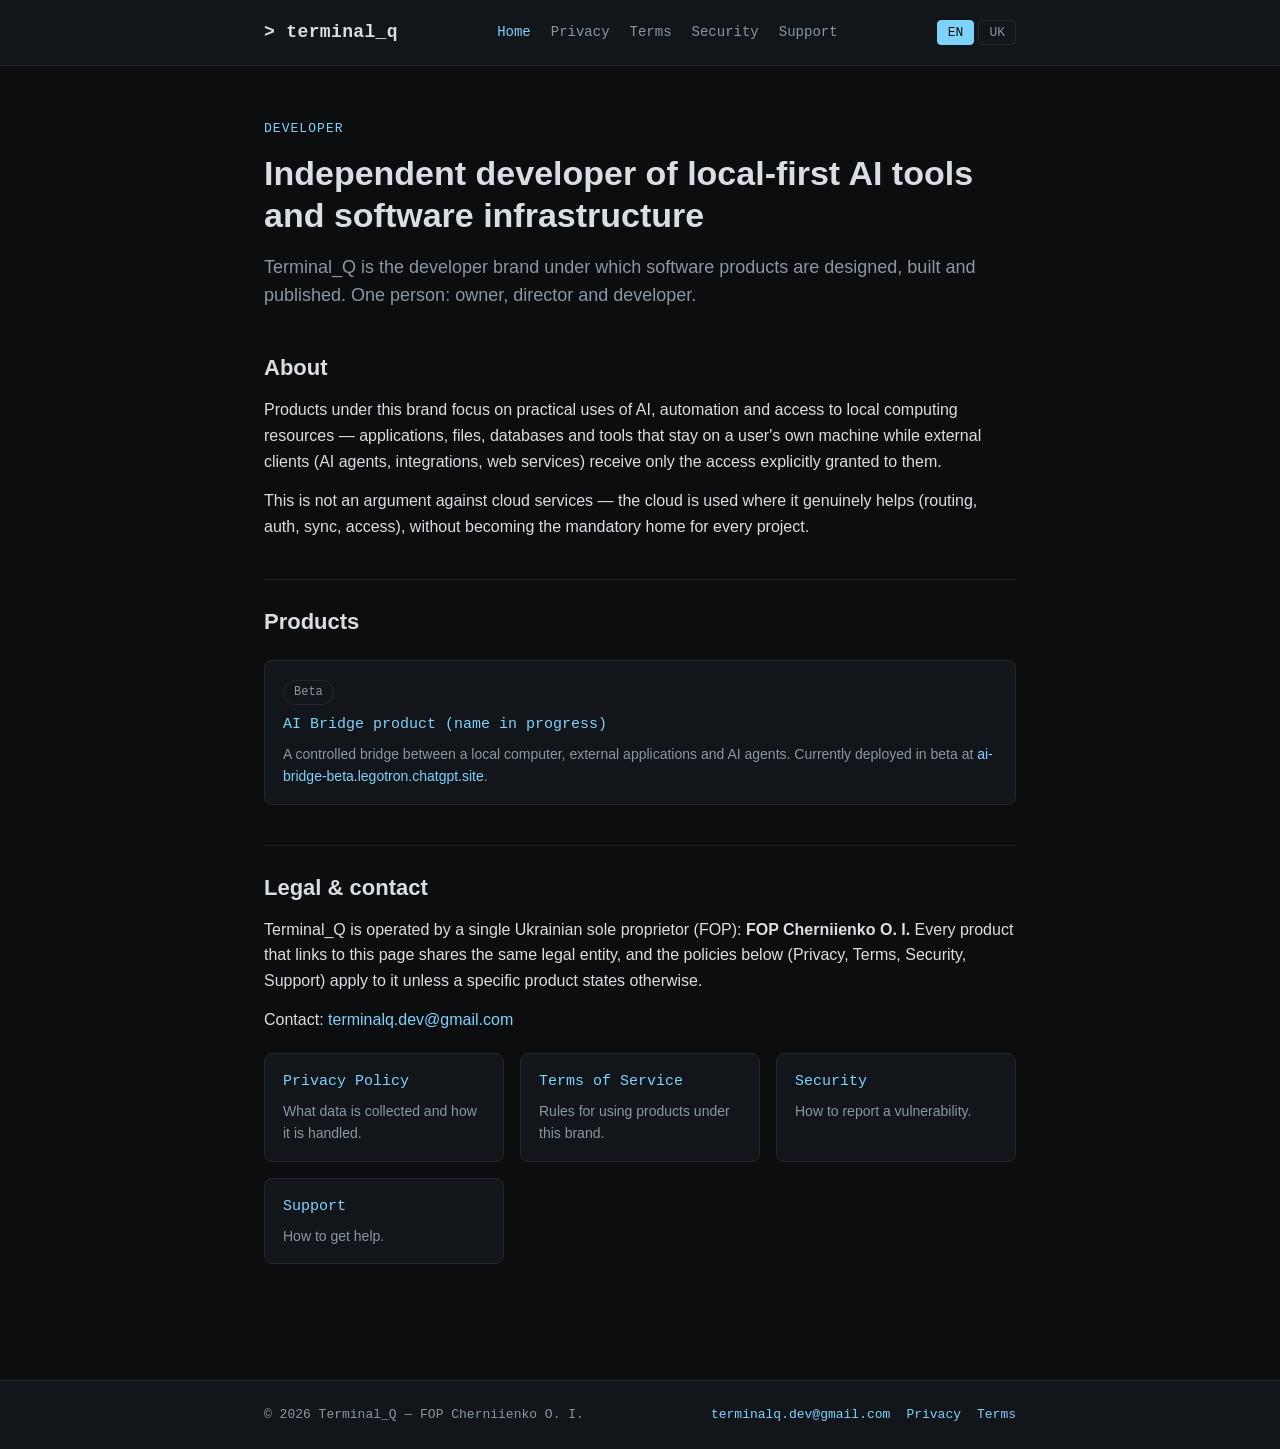
<file: index.html>
<!doctype html>
<html lang="en">
<head>
<meta charset="utf-8">
<meta name="viewport" content="width=device-width, initial-scale=1">
<title>Terminal_Q — Independent Developer</title>
<meta name="description" content="Terminal_Q is the independent developer brand of FOP Cherniienko O. I., covering local-first AI tools and software infrastructure.">
<link rel="stylesheet" href="/assets/style.css">
<script src="/assets/i18n.js" defer></script>
</head>
<body>
<header class="tq-header">
  <div class="tq-header-inner">
    <a class="tq-logo" href="/">&gt; terminal_q</a>
    <nav class="tq-nav" aria-label="Primary">
      <a href="/" aria-current="page"><span lang="en">Home</span><span lang="uk">Головна</span></a>
      <a href="/privacy/"><span lang="en">Privacy</span><span lang="uk">Приватність</span></a>
      <a href="/terms/"><span lang="en">Terms</span><span lang="uk">Умови</span></a>
      <a href="/security/"><span lang="en">Security</span><span lang="uk">Безпека</span></a>
      <a href="/support/"><span lang="en">Support</span><span lang="uk">Підтримка</span></a>
    </nav>
    <div class="tq-lang-toggle" role="group" aria-label="Language">
      <button type="button" data-lang-toggle="en">EN</button>
      <button type="button" data-lang-toggle="uk">UK</button>
    </div>
  </div>
</header>

<main>
  <span class="tq-eyebrow"><span lang="en">Developer</span><span lang="uk">Розробник</span></span>
  <h1>
    <span lang="en">Independent developer of local-first AI tools and software infrastructure</span>
    <span lang="uk">Незалежний розробник local-first AI-інструментів та програмної інфраструктури</span>
  </h1>
  <p class="tq-lede">
    <span lang="en">Terminal_Q is the developer brand under which software products are designed, built and published. One person: owner, director and developer.</span>
    <span lang="uk">Terminal_Q — бренд розробника, під яким проєктуються, розробляються та публікуються програмні продукти. Одна людина: власник, директор і розробник.</span>
  </p>

  <h2><span lang="en">About</span><span lang="uk">Про підхід</span></h2>
  <p>
    <span lang="en">Products under this brand focus on practical uses of AI, automation and access to local computing resources — applications, files, databases and tools that stay on a user's own machine while external clients (AI agents, integrations, web services) receive only the access explicitly granted to them.</span>
    <span lang="uk">Продукти під цим брендом зосереджені на практичному використанні AI, автоматизації та доступі до локальних обчислювальних ресурсів — програм, файлів, баз даних та інструментів, які залишаються на комп'ютері користувача, тоді як зовнішні клієнти (AI-агенти, інтеграції, вебсервіси) отримують лише той доступ, який їм явно надано.</span>
  </p>
  <p>
    <span lang="en">This is not an argument against cloud services — the cloud is used where it genuinely helps (routing, auth, sync, access), without becoming the mandatory home for every project.</span>
    <span lang="uk">Це не заперечення хмарних сервісів — хмара використовується там, де це справді допомагає (маршрутизація, авторизація, синхронізація, доступ), не стаючи обов'язковим місцем зберігання для кожного проєкту.</span>
  </p>

  <h2><span lang="en">Products</span><span lang="uk">Продукти</span></h2>
  <div class="tq-card-grid">
    <div class="tq-card">
      <span class="tq-badge"><span lang="en">Beta</span><span lang="uk">Бета</span></span>
      <div class="tq-card-title">
        <span lang="en">AI Bridge product (name in progress)</span>
        <span lang="uk">AI Bridge продукт (назва уточнюється)</span>
      </div>
      <p>
        <span lang="en">A controlled bridge between a local computer, external applications and AI agents. Currently deployed in beta at <a href="https://ai-bridge-beta.legotron.chatgpt.site">ai-bridge-beta.legotron.chatgpt.site</a>.</span>
        <span lang="uk">Контрольований міст між локальним комп'ютером, зовнішніми програмами та AI-агентами. Зараз задеплоєний у бета-статусі на <a href="https://ai-bridge-beta.legotron.chatgpt.site">ai-bridge-beta.legotron.chatgpt.site</a>.</span>
      </p>
    </div>
  </div>

  <h2><span lang="en">Legal &amp; contact</span><span lang="uk">Юридична інформація та контакти</span></h2>
  <p>
    <span lang="en">Terminal_Q is operated by a single Ukrainian sole proprietor (FOP): <strong>FOP Cherniienko O. I.</strong> Every product that links to this page shares the same legal entity, and the policies below (Privacy, Terms, Security, Support) apply to it unless a specific product states otherwise.</span>
    <span lang="uk">Terminal_Q веде один фізична особа-підприємець (ФОП) в Україні: <strong>ФОП Чернієнко О. І.</strong> Кожен продукт, що посилається на цю сторінку, належить тій самій юридичній особі, і політики нижче (Privacy, Terms, Security, Support) поширюються на нього, якщо конкретний продукт не вказує інше.</span>
  </p>
  <p>
    <span lang="en">Contact: </span><span lang="uk">Контакт: </span><a href="mailto:terminalq.dev@gmail.com">terminalq.dev@gmail.com</a>
  </p>

  <div class="tq-card-grid">
    <a class="tq-card" href="/privacy/">
      <div class="tq-card-title"><span lang="en">Privacy Policy</span><span lang="uk">Політика приватності</span></div>
      <p><span lang="en">What data is collected and how it is handled.</span><span lang="uk">Які дані збираються і як з ними поводяться.</span></p>
    </a>
    <a class="tq-card" href="/terms/">
      <div class="tq-card-title"><span lang="en">Terms of Service</span><span lang="uk">Умови використання</span></div>
      <p><span lang="en">Rules for using products under this brand.</span><span lang="uk">Правила користування продуктами під цим брендом.</span></p>
    </a>
    <a class="tq-card" href="/security/">
      <div class="tq-card-title"><span lang="en">Security</span><span lang="uk">Безпека</span></div>
      <p><span lang="en">How to report a vulnerability.</span><span lang="uk">Як повідомити про вразливість.</span></p>
    </a>
    <a class="tq-card" href="/support/">
      <div class="tq-card-title"><span lang="en">Support</span><span lang="uk">Підтримка</span></div>
      <p><span lang="en">How to get help.</span><span lang="uk">Як отримати допомогу.</span></p>
    </a>
  </div>
</main>

<footer class="tq-footer">
  <div class="tq-footer-inner">
    <div>
      <span lang="en">© 2026 Terminal_Q — FOP Cherniienko O. I.</span>
      <span lang="uk">© 2026 Terminal_Q — ФОП Чернієнко О. І.</span>
    </div>
    <div class="tq-footer-links">
      <a href="mailto:terminalq.dev@gmail.com">terminalq.dev@gmail.com</a>
      <a href="/privacy/"><span lang="en">Privacy</span><span lang="uk">Приватність</span></a>
      <a href="/terms/"><span lang="en">Terms</span><span lang="uk">Умови</span></a>
    </div>
  </div>
</footer>
</body>
</html>
</file>
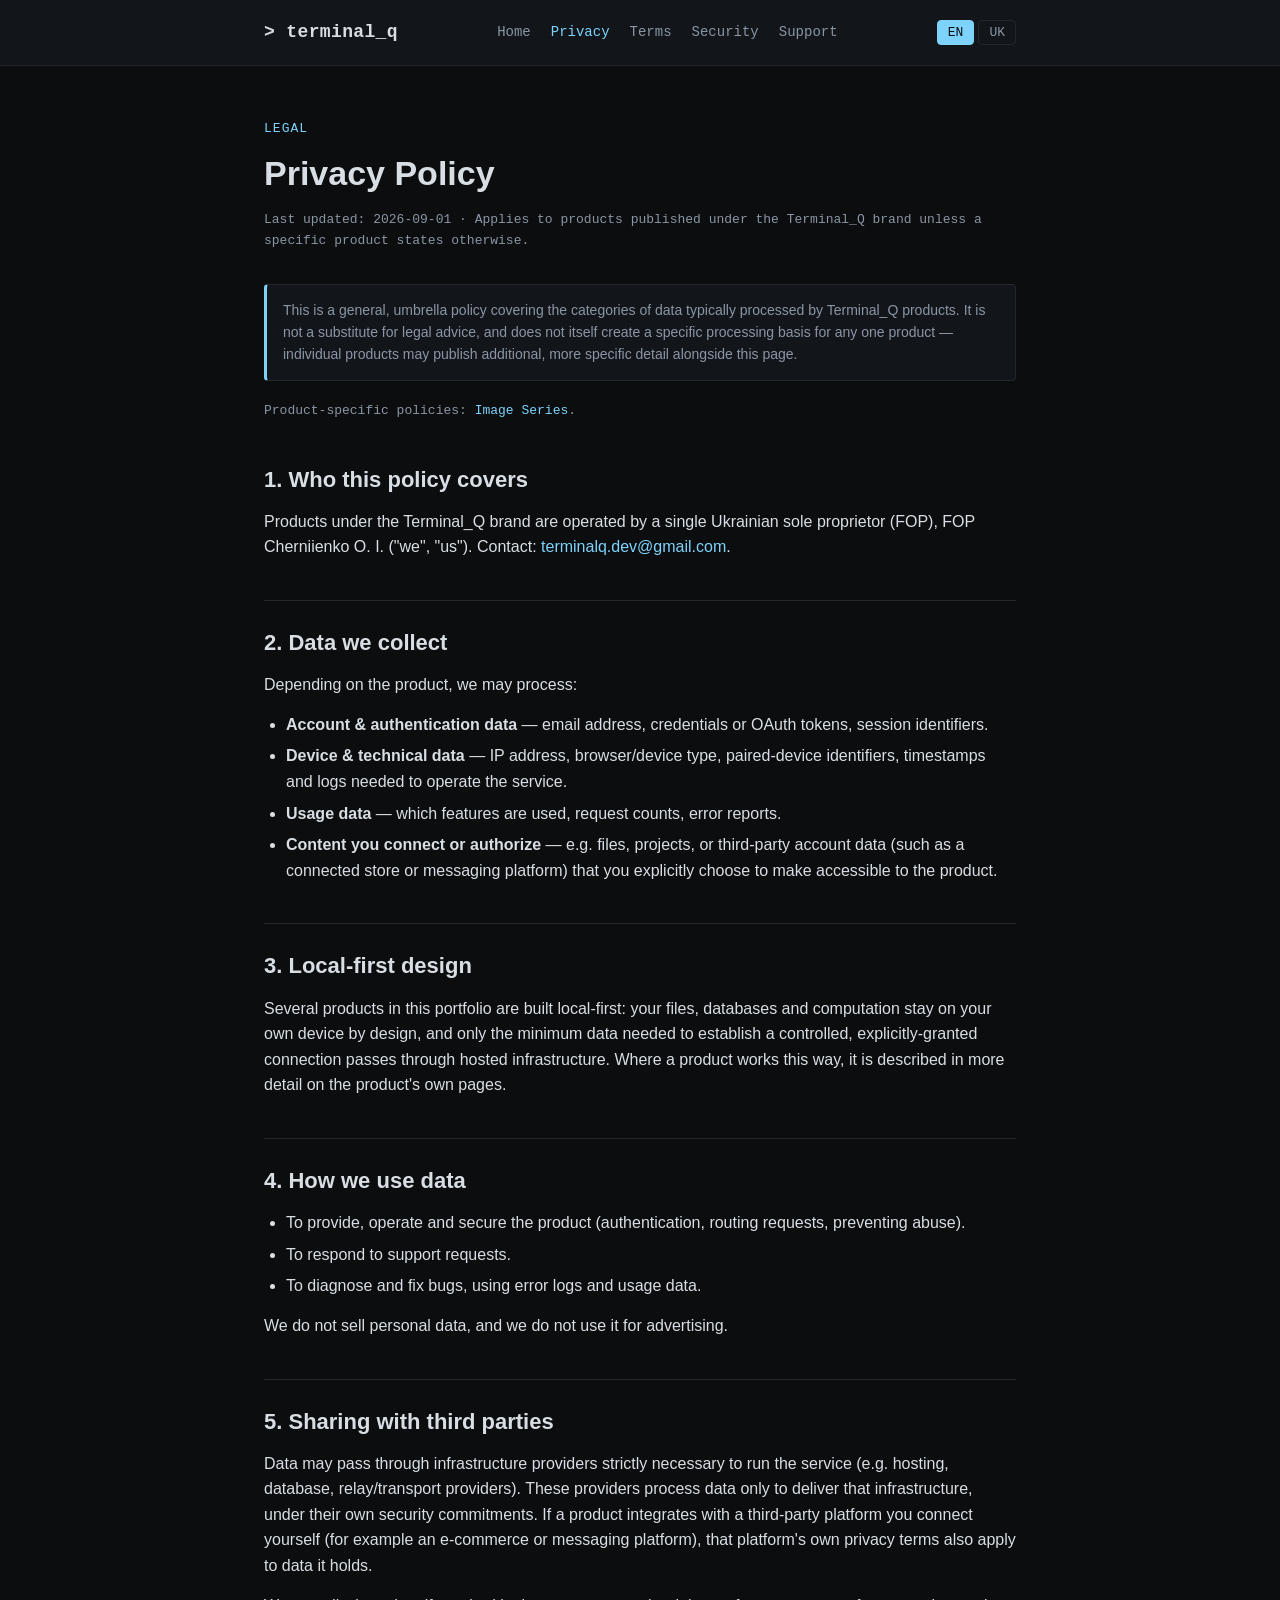
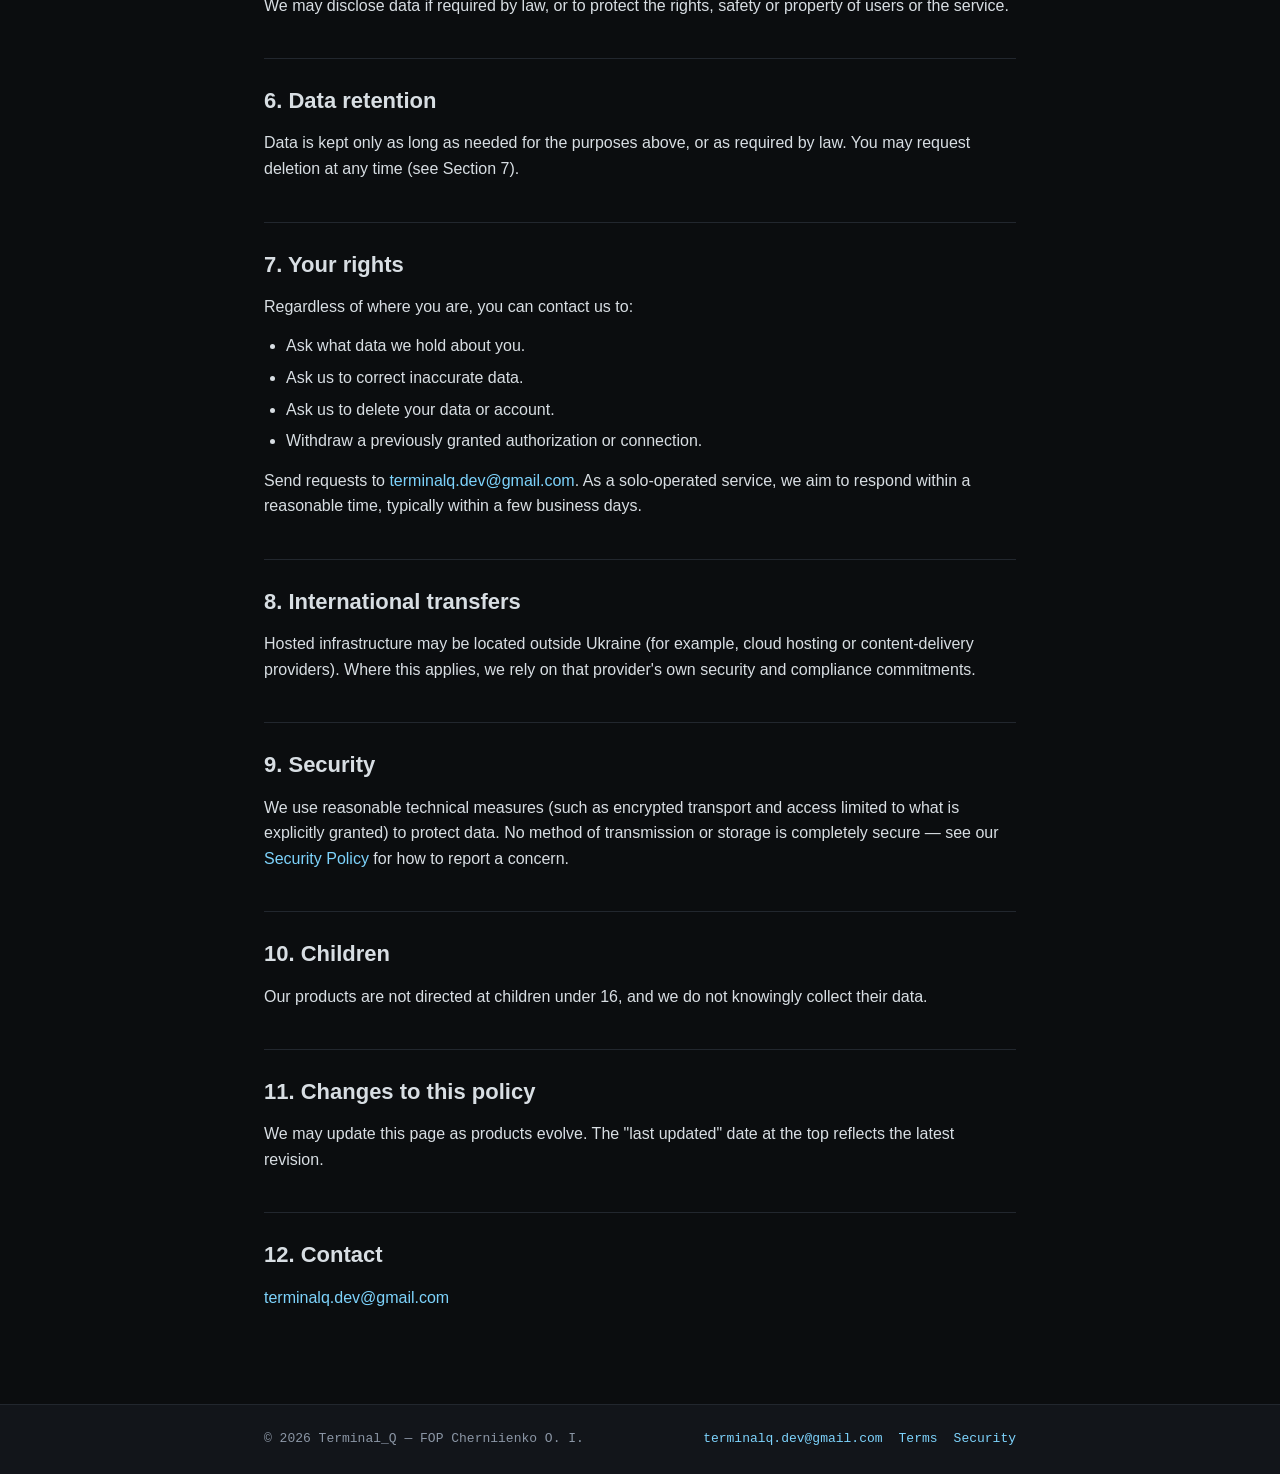
<file: privacy/index.html>
<!doctype html>
<html lang="en">
<head>
<meta charset="utf-8">
<meta name="viewport" content="width=device-width, initial-scale=1">
<title>Privacy Policy — Terminal_Q</title>
<meta name="description" content="Privacy Policy for products published under the Terminal_Q developer brand.">
<link rel="stylesheet" href="/assets/style.css">
<script src="/assets/i18n.js" defer></script>
</head>
<body>
<header class="tq-header">
  <div class="tq-header-inner">
    <a class="tq-logo" href="/">&gt; terminal_q</a>
    <nav class="tq-nav" aria-label="Primary">
      <a href="/"><span lang="en">Home</span><span lang="uk">Головна</span></a>
      <a href="/privacy/" aria-current="page"><span lang="en">Privacy</span><span lang="uk">Приватність</span></a>
      <a href="/terms/"><span lang="en">Terms</span><span lang="uk">Умови</span></a>
      <a href="/security/"><span lang="en">Security</span><span lang="uk">Безпека</span></a>
      <a href="/support/"><span lang="en">Support</span><span lang="uk">Підтримка</span></a>
    </nav>
    <div class="tq-lang-toggle" role="group" aria-label="Language">
      <button type="button" data-lang-toggle="en">EN</button>
      <button type="button" data-lang-toggle="uk">UK</button>
    </div>
  </div>
</header>

<main>
  <span class="tq-eyebrow"><span lang="en">Legal</span><span lang="uk">Юридичне</span></span>
  <h1><span lang="en">Privacy Policy</span><span lang="uk">Політика приватності</span></h1>
  <p class="tq-meta">
    <span lang="en">Last updated: 2026-09-01 · Applies to products published under the Terminal_Q brand unless a specific product states otherwise.</span>
    <span lang="uk">Востаннє оновлено: 2026-09-01 · Поширюється на продукти, опубліковані під брендом Terminal_Q, якщо конкретний продукт не вказує інше.</span>
  </p>

  <div class="tq-note">
    <span lang="en">This is a general, umbrella policy covering the categories of data typically processed by Terminal_Q products. It is not a substitute for legal advice, and does not itself create a specific processing basis for any one product — individual products may publish additional, more specific detail alongside this page.</span>
    <span lang="uk">Це загальна, "парасолькова" політика, яка описує категорії даних, що зазвичай обробляються продуктами Terminal_Q. Вона не є юридичною консультацією і сама собою не встановлює конкретної підстави обробки для окремого продукту — окремі продукти можуть публікувати додаткові, деталізованіші пояснення поруч із цією сторінкою.</span>
  </div>

  <p class="tq-meta">
    <span lang="en">Product-specific policies: <a href="/privacy/image-series/">Image Series</a>.</span>
    <span lang="uk">Специфічні для продукту політики: <a href="/privacy/image-series/">Image Series</a>.</span>
  </p>

  <h2><span lang="en">1. Who this policy covers</span><span lang="uk">1. Кого стосується ця політика</span></h2>
  <p>
    <span lang="en">Products under the Terminal_Q brand are operated by a single Ukrainian sole proprietor (FOP), FOP Cherniienko O. I. ("we", "us"). Contact: <a href="mailto:terminalq.dev@gmail.com">terminalq.dev@gmail.com</a>.</span>
    <span lang="uk">Продукти під брендом Terminal_Q веде один фізична особа-підприємець (ФОП) в Україні, ФОП Чернієнко О. І. ("ми"). Контакт: <a href="mailto:terminalq.dev@gmail.com">terminalq.dev@gmail.com</a>.</span>
  </p>

  <h2><span lang="en">2. Data we collect</span><span lang="uk">2. Які дані ми збираємо</span></h2>
  <p><span lang="en">Depending on the product, we may process:</span><span lang="uk">Залежно від продукту, ми можемо обробляти:</span></p>
  <ul>
    <li>
      <span lang="en"><strong>Account &amp; authentication data</strong> — email address, credentials or OAuth tokens, session identifiers.</span>
      <span lang="uk"><strong>Дані акаунту та автентифікації</strong> — email, облікові дані чи OAuth-токени, ідентифікатори сесій.</span>
    </li>
    <li>
      <span lang="en"><strong>Device &amp; technical data</strong> — IP address, browser/device type, paired-device identifiers, timestamps and logs needed to operate the service.</span>
      <span lang="uk"><strong>Дані пристрою та технічні дані</strong> — IP-адреса, тип браузера/пристрою, ідентифікатори підключених пристроїв, часові мітки й логи, необхідні для роботи сервісу.</span>
    </li>
    <li>
      <span lang="en"><strong>Usage data</strong> — which features are used, request counts, error reports.</span>
      <span lang="uk"><strong>Дані використання</strong> — які функції використовуються, кількість запитів, звіти про помилки.</span>
    </li>
    <li>
      <span lang="en"><strong>Content you connect or authorize</strong> — e.g. files, projects, or third-party account data (such as a connected store or messaging platform) that you explicitly choose to make accessible to the product.</span>
      <span lang="uk"><strong>Контент, який ви підключаєте чи авторизуєте</strong> — напр. файли, проєкти або дані стороннього акаунту (наприклад, підключеного магазину чи месенджера), які ви явно надаєте продукту.</span>
    </li>
  </ul>

  <h2><span lang="en">3. Local-first design</span><span lang="uk">3. Local-first підхід</span></h2>
  <p>
    <span lang="en">Several products in this portfolio are built local-first: your files, databases and computation stay on your own device by design, and only the minimum data needed to establish a controlled, explicitly-granted connection passes through hosted infrastructure. Where a product works this way, it is described in more detail on the product's own pages.</span>
    <span lang="uk">Кілька продуктів у цьому портфоліо побудовані як local-first: ваші файли, бази даних та обчислення за задумом залишаються на вашому пристрої, а через хмарну інфраструктуру проходить лише мінімум даних, потрібний для встановлення контрольованого, явно наданого підключення. Якщо продукт працює саме так, це детальніше описано на сторінках самого продукту.</span>
  </p>

  <h2><span lang="en">4. How we use data</span><span lang="uk">4. Як ми використовуємо дані</span></h2>
  <ul>
    <li><span lang="en">To provide, operate and secure the product (authentication, routing requests, preventing abuse).</span><span lang="uk">Щоб надавати, підтримувати й захищати продукт (автентифікація, маршрутизація запитів, запобігання зловживанням).</span></li>
    <li><span lang="en">To respond to support requests.</span><span lang="uk">Щоб відповідати на звернення в підтримку.</span></li>
    <li><span lang="en">To diagnose and fix bugs, using error logs and usage data.</span><span lang="uk">Щоб діагностувати й виправляти помилки, використовуючи логи та дані використання.</span></li>
  </ul>
  <p>
    <span lang="en">We do not sell personal data, and we do not use it for advertising.</span>
    <span lang="uk">Ми не продаємо персональні дані і не використовуємо їх для реклами.</span>
  </p>

  <h2><span lang="en">5. Sharing with third parties</span><span lang="uk">5. Передача третім сторонам</span></h2>
  <p>
    <span lang="en">Data may pass through infrastructure providers strictly necessary to run the service (e.g. hosting, database, relay/transport providers). These providers process data only to deliver that infrastructure, under their own security commitments. If a product integrates with a third-party platform you connect yourself (for example an e-commerce or messaging platform), that platform's own privacy terms also apply to data it holds.</span>
    <span lang="uk">Дані можуть проходити через постачальників інфраструктури, суворо необхідних для роботи сервісу (напр. хостинг, база даних, relay/транспорт). Ці постачальники обробляють дані лише для надання цієї інфраструктури, відповідно до власних зобов'язань щодо безпеки. Якщо продукт інтегрується зі сторонньою платформою, яку ви підключаєте самостійно (наприклад, платформою електронної комерції чи месенджером), до даних, які тримає ця платформа, також застосовуються її власні умови приватності.</span>
  </p>
  <p>
    <span lang="en">We may disclose data if required by law, or to protect the rights, safety or property of users or the service.</span>
    <span lang="uk">Ми можемо розкрити дані, якщо цього вимагає закон, або щоб захистити права, безпеку чи майно користувачів або сервісу.</span>
  </p>

  <h2><span lang="en">6. Data retention</span><span lang="uk">6. Зберігання даних</span></h2>
  <p>
    <span lang="en">Data is kept only as long as needed for the purposes above, or as required by law. You may request deletion at any time (see Section 7).</span>
    <span lang="uk">Дані зберігаються лише стільки, скільки потрібно для наведених вище цілей, або скільки вимагає закон. Ви можете запросити видалення в будь-який момент (див. розділ 7).</span>
  </p>

  <h2><span lang="en">7. Your rights</span><span lang="uk">7. Ваші права</span></h2>
  <p><span lang="en">Regardless of where you are, you can contact us to:</span><span lang="uk">Незалежно від того, де ви перебуваєте, ви можете звернутись до нас, щоб:</span></p>
  <ul>
    <li><span lang="en">Ask what data we hold about you.</span><span lang="uk">Дізнатись, які дані про вас ми зберігаємо.</span></li>
    <li><span lang="en">Ask us to correct inaccurate data.</span><span lang="uk">Попросити виправити неточні дані.</span></li>
    <li><span lang="en">Ask us to delete your data or account.</span><span lang="uk">Попросити видалити ваші дані чи акаунт.</span></li>
    <li><span lang="en">Withdraw a previously granted authorization or connection.</span><span lang="uk">Відкликати раніше надану авторизацію чи підключення.</span></li>
  </ul>
  <p>
    <span lang="en">Send requests to <a href="mailto:terminalq.dev@gmail.com">terminalq.dev@gmail.com</a>. As a solo-operated service, we aim to respond within a reasonable time, typically within a few business days.</span>
    <span lang="uk">Надсилайте запити на <a href="mailto:terminalq.dev@gmail.com">terminalq.dev@gmail.com</a>. Оскільки сервіс веде одна людина, ми прагнемо відповідати в розумний строк, зазвичай протягом кількох робочих днів.</span>
  </p>

  <h2><span lang="en">8. International transfers</span><span lang="uk">8. Міжнародна передача даних</span></h2>
  <p>
    <span lang="en">Hosted infrastructure may be located outside Ukraine (for example, cloud hosting or content-delivery providers). Where this applies, we rely on that provider's own security and compliance commitments.</span>
    <span lang="uk">Хмарна інфраструктура може розміщуватись за межами України (наприклад, хостинг чи CDN-провайдери). У таких випадках ми покладаємось на власні зобов'язання цього постачальника щодо безпеки та відповідності вимогам.</span>
  </p>

  <h2><span lang="en">9. Security</span><span lang="uk">9. Безпека</span></h2>
  <p>
    <span lang="en">We use reasonable technical measures (such as encrypted transport and access limited to what is explicitly granted) to protect data. No method of transmission or storage is completely secure — see our <a href="/security/">Security Policy</a> for how to report a concern.</span>
    <span lang="uk">Ми застосовуємо розумні технічні заходи (такі як шифрований транспорт і доступ, обмежений тим, що явно надано) для захисту даних. Жоден спосіб передачі чи зберігання не є повністю захищеним — див. нашу <a href="/security/">Політику безпеки</a> щодо того, як повідомити про проблему.</span>
  </p>

  <h2><span lang="en">10. Children</span><span lang="uk">10. Діти</span></h2>
  <p>
    <span lang="en">Our products are not directed at children under 16, and we do not knowingly collect their data.</span>
    <span lang="uk">Наші продукти не орієнтовані на дітей до 16 років, і ми свідомо не збираємо їхні дані.</span>
  </p>

  <h2><span lang="en">11. Changes to this policy</span><span lang="uk">11. Зміни до цієї політики</span></h2>
  <p>
    <span lang="en">We may update this page as products evolve. The "last updated" date at the top reflects the latest revision.</span>
    <span lang="uk">Ми можемо оновлювати цю сторінку в міру розвитку продуктів. Дата "востаннє оновлено" вгорі відображає останню редакцію.</span>
  </p>

  <h2><span lang="en">12. Contact</span><span lang="uk">12. Контакти</span></h2>
  <p><a href="mailto:terminalq.dev@gmail.com">terminalq.dev@gmail.com</a></p>
</main>

<footer class="tq-footer">
  <div class="tq-footer-inner">
    <div>
      <span lang="en">© 2026 Terminal_Q — FOP Cherniienko O. I.</span>
      <span lang="uk">© 2026 Terminal_Q — ФОП Чернієнко О. І.</span>
    </div>
    <div class="tq-footer-links">
      <a href="mailto:terminalq.dev@gmail.com">terminalq.dev@gmail.com</a>
      <a href="/terms/"><span lang="en">Terms</span><span lang="uk">Умови</span></a>
      <a href="/security/"><span lang="en">Security</span><span lang="uk">Безпека</span></a>
    </div>
  </div>
</footer>
</body>
</html>
</file>
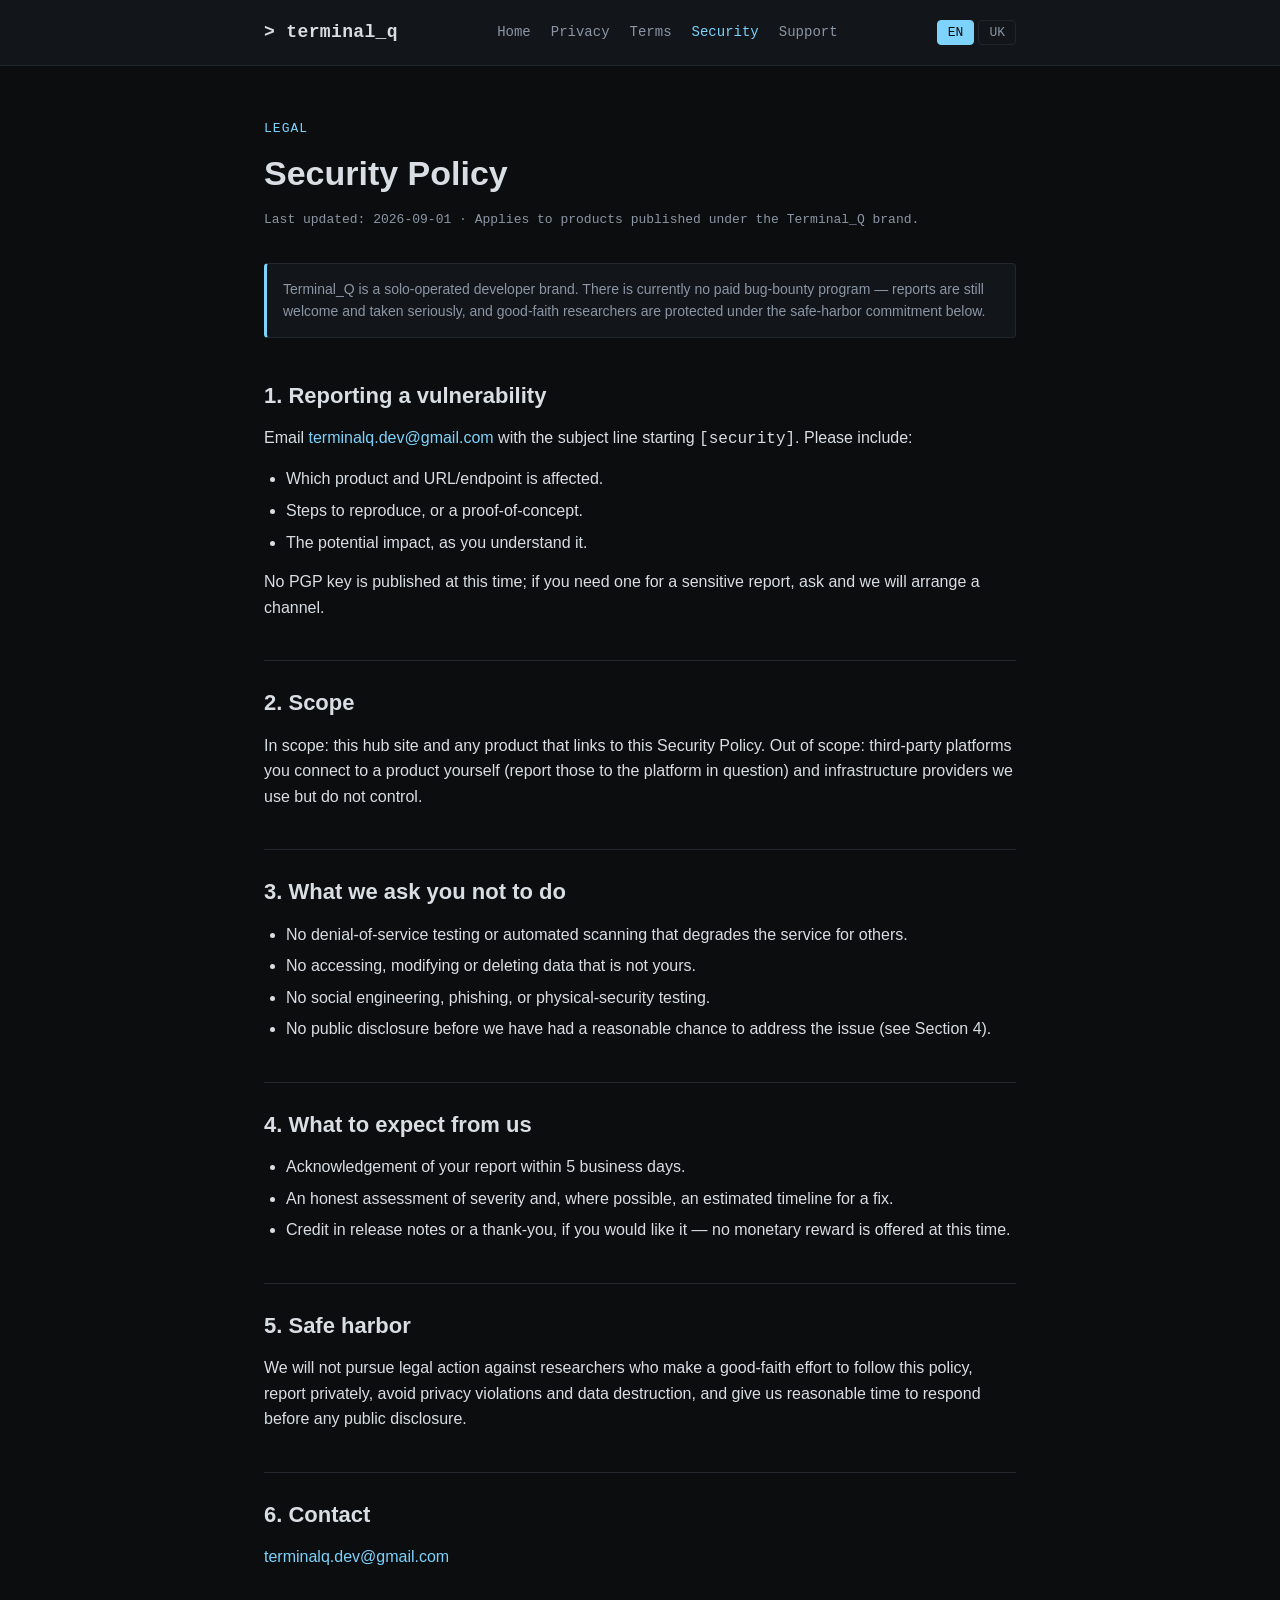
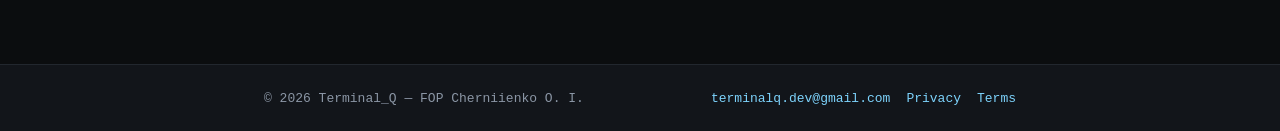
<file: security/index.html>
<!doctype html>
<html lang="en">
<head>
<meta charset="utf-8">
<meta name="viewport" content="width=device-width, initial-scale=1">
<title>Security Policy — Terminal_Q</title>
<meta name="description" content="How to report a security vulnerability in a Terminal_Q product.">
<link rel="stylesheet" href="/assets/style.css">
<script src="/assets/i18n.js" defer></script>
</head>
<body>
<header class="tq-header">
  <div class="tq-header-inner">
    <a class="tq-logo" href="/">&gt; terminal_q</a>
    <nav class="tq-nav" aria-label="Primary">
      <a href="/"><span lang="en">Home</span><span lang="uk">Головна</span></a>
      <a href="/privacy/"><span lang="en">Privacy</span><span lang="uk">Приватність</span></a>
      <a href="/terms/"><span lang="en">Terms</span><span lang="uk">Умови</span></a>
      <a href="/security/" aria-current="page"><span lang="en">Security</span><span lang="uk">Безпека</span></a>
      <a href="/support/"><span lang="en">Support</span><span lang="uk">Підтримка</span></a>
    </nav>
    <div class="tq-lang-toggle" role="group" aria-label="Language">
      <button type="button" data-lang-toggle="en">EN</button>
      <button type="button" data-lang-toggle="uk">UK</button>
    </div>
  </div>
</header>

<main>
  <span class="tq-eyebrow"><span lang="en">Legal</span><span lang="uk">Юридичне</span></span>
  <h1><span lang="en">Security Policy</span><span lang="uk">Політика безпеки</span></h1>
  <p class="tq-meta">
    <span lang="en">Last updated: 2026-09-01 · Applies to products published under the Terminal_Q brand.</span>
    <span lang="uk">Востаннє оновлено: 2026-09-01 · Поширюється на продукти, опубліковані під брендом Terminal_Q.</span>
  </p>

  <div class="tq-note">
    <span lang="en">Terminal_Q is a solo-operated developer brand. There is currently no paid bug-bounty program — reports are still welcome and taken seriously, and good-faith researchers are protected under the safe-harbor commitment below.</span>
    <span lang="uk">Terminal_Q — бренд, який веде одна людина. Наразі немає платної bug-bounty програми — але звіти все одно вітаються й розглядаються серйозно, а дослідники, що діють добросовісно, захищені зобов'язанням про "safe harbor" нижче.</span>
  </div>

  <h2><span lang="en">1. Reporting a vulnerability</span><span lang="uk">1. Як повідомити про вразливість</span></h2>
  <p>
    <span lang="en">Email <a href="mailto:terminalq.dev@gmail.com">terminalq.dev@gmail.com</a> with the subject line starting <code>[security]</code>. Please include:</span>
    <span lang="uk">Напишіть на <a href="mailto:terminalq.dev@gmail.com">terminalq.dev@gmail.com</a>, тема листа має починатись з <code>[security]</code>. Будь ласка, вкажіть:</span>
  </p>
  <ul>
    <li><span lang="en">Which product and URL/endpoint is affected.</span><span lang="uk">Який продукт і URL/ендпоїнт стосується.</span></li>
    <li><span lang="en">Steps to reproduce, or a proof-of-concept.</span><span lang="uk">Кроки для відтворення або proof-of-concept.</span></li>
    <li><span lang="en">The potential impact, as you understand it.</span><span lang="uk">Потенційний вплив, як ви його розумієте.</span></li>
  </ul>
  <p>
    <span lang="en">No PGP key is published at this time; if you need one for a sensitive report, ask and we will arrange a channel.</span>
    <span lang="uk">Наразі PGP-ключ не опубліковано; якщо він потрібен для чутливого звіту, напишіть — ми домовимось про канал.</span>
  </p>

  <h2><span lang="en">2. Scope</span><span lang="uk">2. Область дії</span></h2>
  <p>
    <span lang="en">In scope: this hub site and any product that links to this Security Policy. Out of scope: third-party platforms you connect to a product yourself (report those to the platform in question) and infrastructure providers we use but do not control.</span>
    <span lang="uk">В межах дії: цей хаб-сайт і будь-який продукт, що посилається на цю Політику безпеки. Поза межами дії: сторонні платформи, які ви самостійно підключаєте до продукту (про них повідомляйте самій платформі), та постачальники інфраструктури, якими ми користуємось, але не контролюємо.</span>
  </p>

  <h2><span lang="en">3. What we ask you not to do</span><span lang="uk">3. Чого ми просимо не робити</span></h2>
  <ul>
    <li><span lang="en">No denial-of-service testing or automated scanning that degrades the service for others.</span><span lang="uk">Не тестувати відмову в обслуговуванні (DoS) і не використовувати автоматичне сканування, що погіршує роботу сервісу для інших.</span></li>
    <li><span lang="en">No accessing, modifying or deleting data that is not yours.</span><span lang="uk">Не отримувати доступ, не змінювати й не видаляти дані, що вам не належать.</span></li>
    <li><span lang="en">No social engineering, phishing, or physical-security testing.</span><span lang="uk">Ніякої соціальної інженерії, фішингу чи тестування фізичної безпеки.</span></li>
    <li><span lang="en">No public disclosure before we have had a reasonable chance to address the issue (see Section 4).</span><span lang="uk">Не розголошувати публічно до того, як у нас буде розумна можливість усунути проблему (див. розділ 4).</span></li>
  </ul>

  <h2><span lang="en">4. What to expect from us</span><span lang="uk">4. Чого очікувати від нас</span></h2>
  <ul>
    <li><span lang="en">Acknowledgement of your report within 5 business days.</span><span lang="uk">Підтвердження отримання звіту протягом 5 робочих днів.</span></li>
    <li><span lang="en">An honest assessment of severity and, where possible, an estimated timeline for a fix.</span><span lang="uk">Чесну оцінку серйозності та, за можливості, орієнтовний строк виправлення.</span></li>
    <li><span lang="en">Credit in release notes or a thank-you, if you would like it — no monetary reward is offered at this time.</span><span lang="uk">Згадку у release notes чи подяку, якщо забажаєте — грошової винагороди наразі не передбачено.</span></li>
  </ul>

  <h2><span lang="en">5. Safe harbor</span><span lang="uk">5. Safe harbor</span></h2>
  <p>
    <span lang="en">We will not pursue legal action against researchers who make a good-faith effort to follow this policy, report privately, avoid privacy violations and data destruction, and give us reasonable time to respond before any public disclosure.</span>
    <span lang="uk">Ми не переслідуватимемо в судовому порядку дослідників, які добросовісно намагаються дотримуватись цієї політики, повідомляють приватно, уникають порушення приватності й знищення даних та надають нам розумний час для відповіді до будь-якого публічного розголошення.</span>
  </p>

  <h2><span lang="en">6. Contact</span><span lang="uk">6. Контакти</span></h2>
  <p><a href="mailto:terminalq.dev@gmail.com">terminalq.dev@gmail.com</a></p>
</main>

<footer class="tq-footer">
  <div class="tq-footer-inner">
    <div>
      <span lang="en">© 2026 Terminal_Q — FOP Cherniienko O. I.</span>
      <span lang="uk">© 2026 Terminal_Q — ФОП Чернієнко О. І.</span>
    </div>
    <div class="tq-footer-links">
      <a href="mailto:terminalq.dev@gmail.com">terminalq.dev@gmail.com</a>
      <a href="/privacy/"><span lang="en">Privacy</span><span lang="uk">Приватність</span></a>
      <a href="/terms/"><span lang="en">Terms</span><span lang="uk">Умови</span></a>
    </div>
  </div>
</footer>
</body>
</html>
</file>
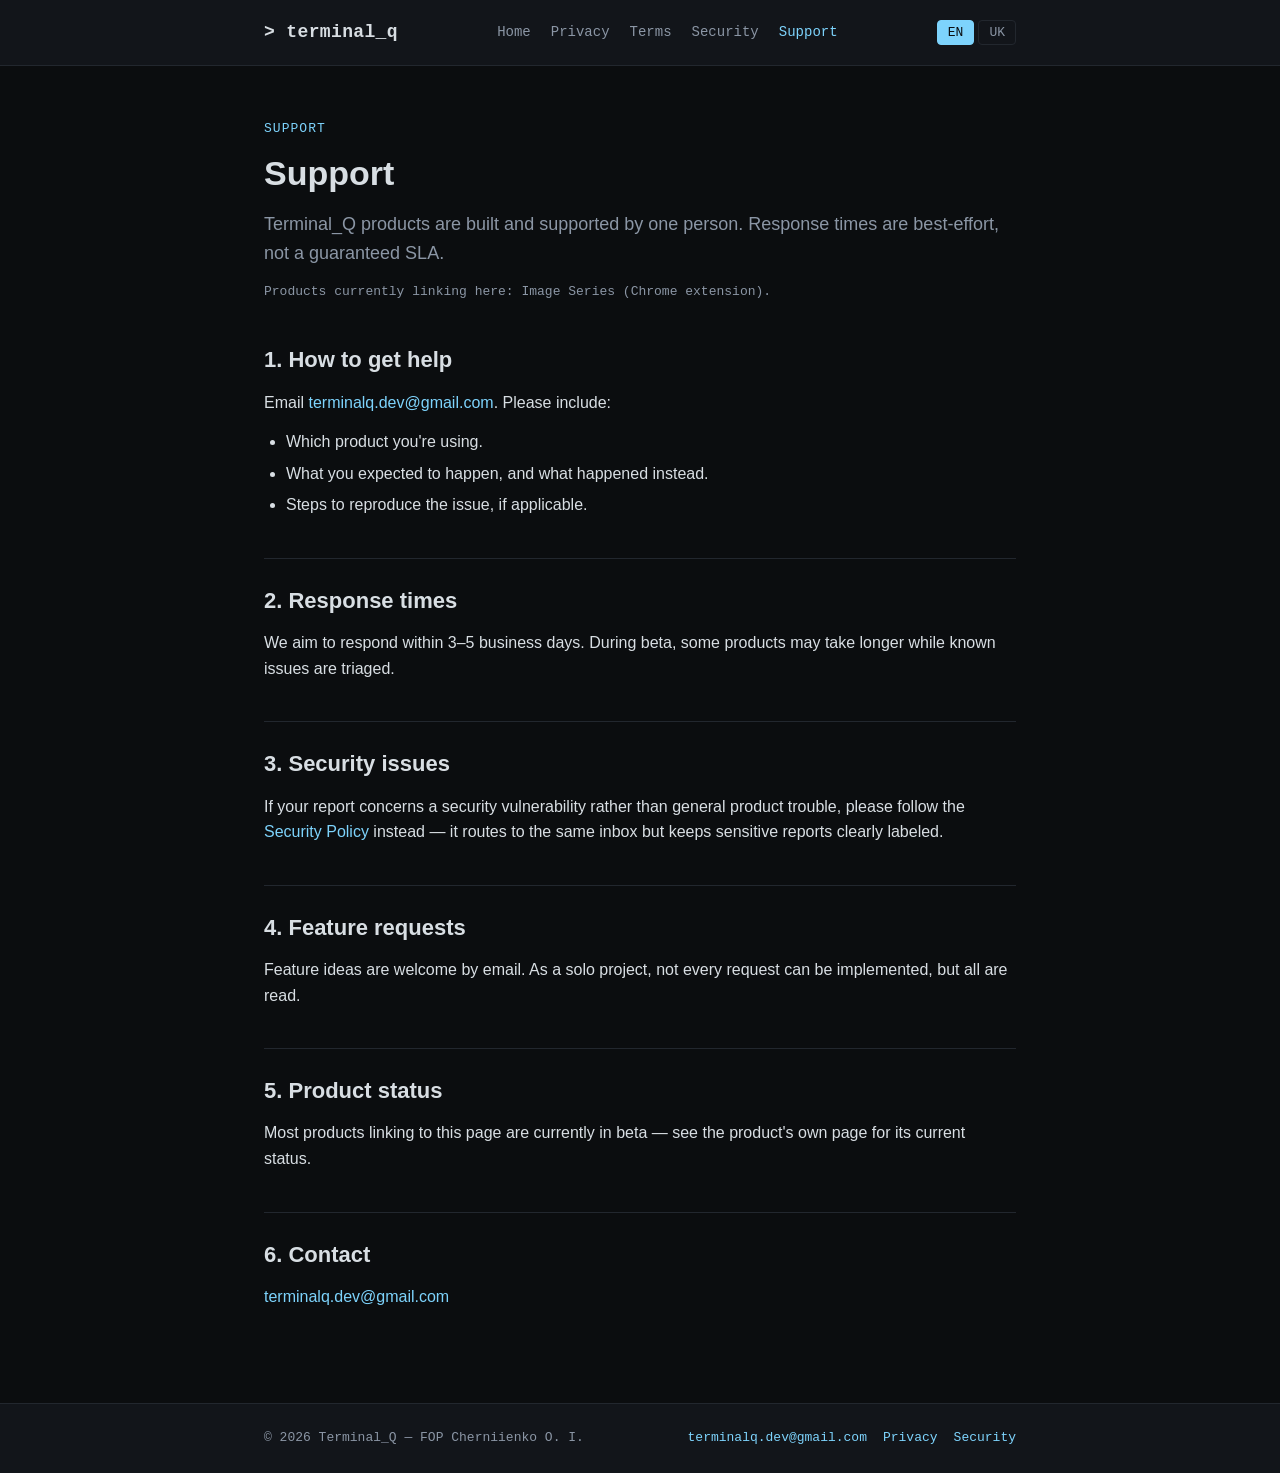
<file: support/index.html>
<!doctype html>
<html lang="en">
<head>
<meta charset="utf-8">
<meta name="viewport" content="width=device-width, initial-scale=1">
<title>Support — Terminal_Q</title>
<meta name="description" content="How to get help with a Terminal_Q product.">
<link rel="stylesheet" href="/assets/style.css">
<script src="/assets/i18n.js" defer></script>
</head>
<body>
<header class="tq-header">
  <div class="tq-header-inner">
    <a class="tq-logo" href="/">&gt; terminal_q</a>
    <nav class="tq-nav" aria-label="Primary">
      <a href="/"><span lang="en">Home</span><span lang="uk">Головна</span></a>
      <a href="/privacy/"><span lang="en">Privacy</span><span lang="uk">Приватність</span></a>
      <a href="/terms/"><span lang="en">Terms</span><span lang="uk">Умови</span></a>
      <a href="/security/"><span lang="en">Security</span><span lang="uk">Безпека</span></a>
      <a href="/support/" aria-current="page"><span lang="en">Support</span><span lang="uk">Підтримка</span></a>
    </nav>
    <div class="tq-lang-toggle" role="group" aria-label="Language">
      <button type="button" data-lang-toggle="en">EN</button>
      <button type="button" data-lang-toggle="uk">UK</button>
    </div>
  </div>
</header>

<main>
  <span class="tq-eyebrow"><span lang="en">Support</span><span lang="uk">Підтримка</span></span>
  <h1><span lang="en">Support</span><span lang="uk">Підтримка</span></h1>
  <p class="tq-lede">
    <span lang="en">Terminal_Q products are built and supported by one person. Response times are best-effort, not a guaranteed SLA.</span>
    <span lang="uk">Продукти Terminal_Q розробляє й підтримує одна людина. Час відповіді — по можливості, без гарантованого SLA.</span>
  </p>

  <p class="tq-meta">
    <span lang="en">Products currently linking here: Image Series (Chrome extension).</span>
    <span lang="uk">Продукти, що наразі посилаються сюди: Image Series (розширення для Chrome).</span>
  </p>

  <h2><span lang="en">1. How to get help</span><span lang="uk">1. Як отримати допомогу</span></h2>
  <p>
    <span lang="en">Email <a href="mailto:terminalq.dev@gmail.com">terminalq.dev@gmail.com</a>. Please include:</span>
    <span lang="uk">Напишіть на <a href="mailto:terminalq.dev@gmail.com">terminalq.dev@gmail.com</a>. Будь ласка, вкажіть:</span>
  </p>
  <ul>
    <li><span lang="en">Which product you're using.</span><span lang="uk">Яким продуктом ви користуєтесь.</span></li>
    <li><span lang="en">What you expected to happen, and what happened instead.</span><span lang="uk">Що ви очікували побачити і що сталось натомість.</span></li>
    <li><span lang="en">Steps to reproduce the issue, if applicable.</span><span lang="uk">Кроки для відтворення проблеми, якщо застосовно.</span></li>
  </ul>

  <h2><span lang="en">2. Response times</span><span lang="uk">2. Час відповіді</span></h2>
  <p>
    <span lang="en">We aim to respond within 3–5 business days. During beta, some products may take longer while known issues are triaged.</span>
    <span lang="uk">Ми прагнемо відповідати протягом 3–5 робочих днів. У бета-статусі деякі продукти можуть відповідати довше, поки відомі проблеми проходять пріоритезацію.</span>
  </p>

  <h2><span lang="en">3. Security issues</span><span lang="uk">3. Питання безпеки</span></h2>
  <p>
    <span lang="en">If your report concerns a security vulnerability rather than general product trouble, please follow the <a href="/security/">Security Policy</a> instead — it routes to the same inbox but keeps sensitive reports clearly labeled.</span>
    <span lang="uk">Якщо ваше повідомлення стосується вразливості безпеки, а не звичайної проблеми з продуктом, скористайтесь <a href="/security/">Політикою безпеки</a> — вона веде на ту саму скриньку, але дозволяє чітко позначити чутливі звіти.</span>
  </p>

  <h2><span lang="en">4. Feature requests</span><span lang="uk">4. Пропозиції нових функцій</span></h2>
  <p>
    <span lang="en">Feature ideas are welcome by email. As a solo project, not every request can be implemented, but all are read.</span>
    <span lang="uk">Ідеї щодо нових функцій вітаються поштою. Оскільки проєкт веде одна людина, не кожен запит вдасться реалізувати, але кожен буде прочитано.</span>
  </p>

  <h2><span lang="en">5. Product status</span><span lang="uk">5. Статус продуктів</span></h2>
  <p>
    <span lang="en">Most products linking to this page are currently in beta — see the product's own page for its current status.</span>
    <span lang="uk">Більшість продуктів, що посилаються на цю сторінку, наразі перебувають у бета-статусі — актуальний статус дивіться на сторінці самого продукту.</span>
  </p>

  <h2><span lang="en">6. Contact</span><span lang="uk">6. Контакти</span></h2>
  <p><a href="mailto:terminalq.dev@gmail.com">terminalq.dev@gmail.com</a></p>
</main>

<footer class="tq-footer">
  <div class="tq-footer-inner">
    <div>
      <span lang="en">© 2026 Terminal_Q — FOP Cherniienko O. I.</span>
      <span lang="uk">© 2026 Terminal_Q — ФОП Чернієнко О. І.</span>
    </div>
    <div class="tq-footer-links">
      <a href="mailto:terminalq.dev@gmail.com">terminalq.dev@gmail.com</a>
      <a href="/privacy/"><span lang="en">Privacy</span><span lang="uk">Приватність</span></a>
      <a href="/security/"><span lang="en">Security</span><span lang="uk">Безпека</span></a>
    </div>
  </div>
</footer>
</body>
</html>
</file>
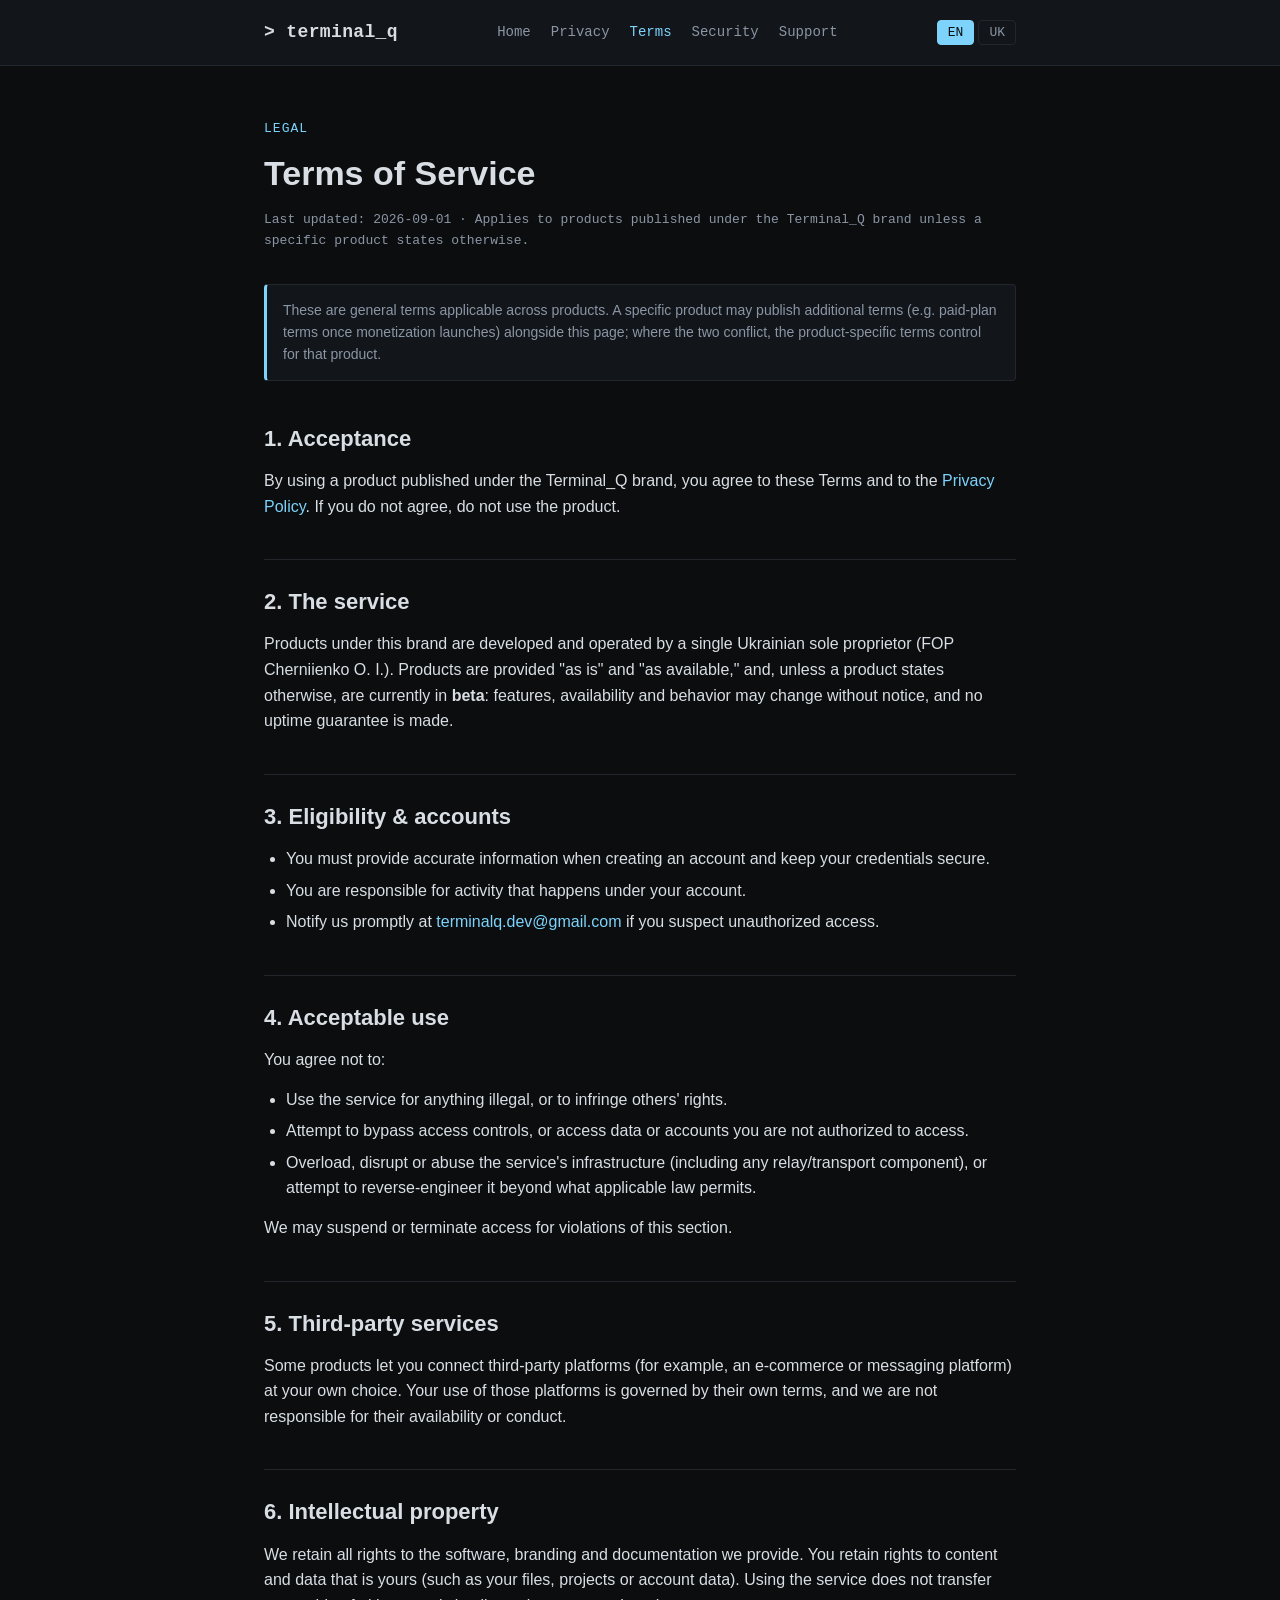
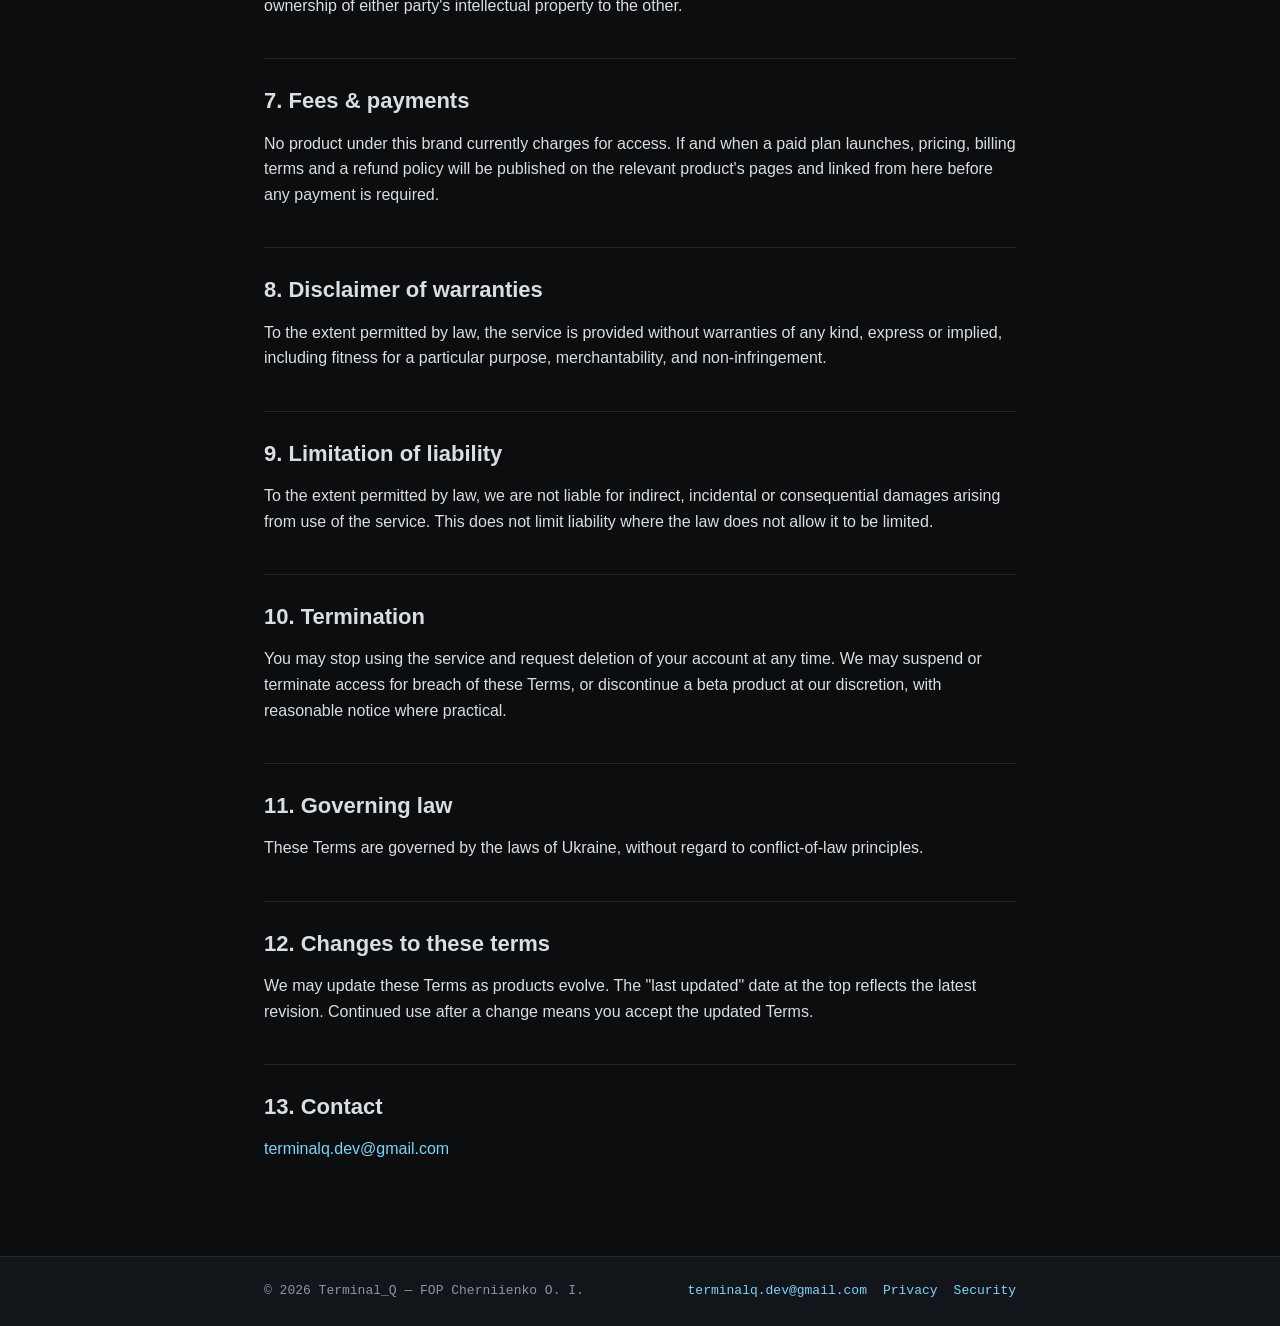
<file: terms/index.html>
<!doctype html>
<html lang="en">
<head>
<meta charset="utf-8">
<meta name="viewport" content="width=device-width, initial-scale=1">
<title>Terms of Service — Terminal_Q</title>
<meta name="description" content="Terms of Service for products published under the Terminal_Q developer brand.">
<link rel="stylesheet" href="/assets/style.css">
<script src="/assets/i18n.js" defer></script>
</head>
<body>
<header class="tq-header">
  <div class="tq-header-inner">
    <a class="tq-logo" href="/">&gt; terminal_q</a>
    <nav class="tq-nav" aria-label="Primary">
      <a href="/"><span lang="en">Home</span><span lang="uk">Головна</span></a>
      <a href="/privacy/"><span lang="en">Privacy</span><span lang="uk">Приватність</span></a>
      <a href="/terms/" aria-current="page"><span lang="en">Terms</span><span lang="uk">Умови</span></a>
      <a href="/security/"><span lang="en">Security</span><span lang="uk">Безпека</span></a>
      <a href="/support/"><span lang="en">Support</span><span lang="uk">Підтримка</span></a>
    </nav>
    <div class="tq-lang-toggle" role="group" aria-label="Language">
      <button type="button" data-lang-toggle="en">EN</button>
      <button type="button" data-lang-toggle="uk">UK</button>
    </div>
  </div>
</header>

<main>
  <span class="tq-eyebrow"><span lang="en">Legal</span><span lang="uk">Юридичне</span></span>
  <h1><span lang="en">Terms of Service</span><span lang="uk">Умови використання</span></h1>
  <p class="tq-meta">
    <span lang="en">Last updated: 2026-09-01 · Applies to products published under the Terminal_Q brand unless a specific product states otherwise.</span>
    <span lang="uk">Востаннє оновлено: 2026-09-01 · Поширюється на продукти, опубліковані під брендом Terminal_Q, якщо конкретний продукт не вказує інше.</span>
  </p>

  <div class="tq-note">
    <span lang="en">These are general terms applicable across products. A specific product may publish additional terms (e.g. paid-plan terms once monetization launches) alongside this page; where the two conflict, the product-specific terms control for that product.</span>
    <span lang="uk">Це загальні умови, які застосовуються до всіх продуктів. Конкретний продукт може публікувати додаткові умови (напр. умови платних тарифів після запуску монетизації) поруч із цією сторінкою; у разі суперечності для цього продукту діють саме продукт-специфічні умови.</span>
  </div>

  <h2><span lang="en">1. Acceptance</span><span lang="uk">1. Прийняття умов</span></h2>
  <p>
    <span lang="en">By using a product published under the Terminal_Q brand, you agree to these Terms and to the <a href="/privacy/">Privacy Policy</a>. If you do not agree, do not use the product.</span>
    <span lang="uk">Використовуючи продукт, опублікований під брендом Terminal_Q, ви погоджуєтесь із цими Умовами та <a href="/privacy/">Політикою приватності</a>. Якщо ви не погоджуєтесь, не використовуйте продукт.</span>
  </p>

  <h2><span lang="en">2. The service</span><span lang="uk">2. Сервіс</span></h2>
  <p>
    <span lang="en">Products under this brand are developed and operated by a single Ukrainian sole proprietor (FOP Cherniienko O. I.). Products are provided "as is" and "as available," and, unless a product states otherwise, are currently in <strong>beta</strong>: features, availability and behavior may change without notice, and no uptime guarantee is made.</span>
    <span lang="uk">Продукти під цим брендом розробляє та веде один фізична особа-підприємець (ФОП Чернієнко О. І.). Продукти надаються "як є" та "у міру доступності", і, якщо продукт не вказує інше, зараз перебувають у статусі <strong>бета</strong>: функції, доступність і поведінка можуть змінюватись без попередження, гарантія безперервної роботи не надається.</span>
  </p>

  <h2><span lang="en">3. Eligibility &amp; accounts</span><span lang="uk">3. Право на використання й акаунти</span></h2>
  <ul>
    <li><span lang="en">You must provide accurate information when creating an account and keep your credentials secure.</span><span lang="uk">Ви маєте надавати точну інформацію при створенні акаунту та захищати свої облікові дані.</span></li>
    <li><span lang="en">You are responsible for activity that happens under your account.</span><span lang="uk">Ви відповідальні за дії, що відбуваються під вашим акаунтом.</span></li>
    <li><span lang="en">Notify us promptly at <a href="mailto:terminalq.dev@gmail.com">terminalq.dev@gmail.com</a> if you suspect unauthorized access.</span><span lang="uk">Негайно повідомте нас на <a href="mailto:terminalq.dev@gmail.com">terminalq.dev@gmail.com</a>, якщо підозрюєте несанкціонований доступ.</span></li>
  </ul>

  <h2><span lang="en">4. Acceptable use</span><span lang="uk">4. Прийнятне використання</span></h2>
  <p><span lang="en">You agree not to:</span><span lang="uk">Ви погоджуєтесь не:</span></p>
  <ul>
    <li><span lang="en">Use the service for anything illegal, or to infringe others' rights.</span><span lang="uk">Використовувати сервіс для чогось незаконного або для порушення прав інших осіб.</span></li>
    <li><span lang="en">Attempt to bypass access controls, or access data or accounts you are not authorized to access.</span><span lang="uk">Намагатись обійти механізми контролю доступу або отримати доступ до даних чи акаунтів, до яких у вас немає авторизації.</span></li>
    <li><span lang="en">Overload, disrupt or abuse the service's infrastructure (including any relay/transport component), or attempt to reverse-engineer it beyond what applicable law permits.</span><span lang="uk">Перевантажувати, порушувати роботу чи зловживати інфраструктурою сервісу (включно з будь-яким relay/транспортним компонентом), або намагатись здійснити реверс-інжиніринг понад те, що дозволяє законодавство.</span></li>
  </ul>
  <p>
    <span lang="en">We may suspend or terminate access for violations of this section.</span>
    <span lang="uk">Ми можемо призупинити або припинити доступ за порушення цього розділу.</span>
  </p>

  <h2><span lang="en">5. Third-party services</span><span lang="uk">5. Сторонні сервіси</span></h2>
  <p>
    <span lang="en">Some products let you connect third-party platforms (for example, an e-commerce or messaging platform) at your own choice. Your use of those platforms is governed by their own terms, and we are not responsible for their availability or conduct.</span>
    <span lang="uk">Деякі продукти дозволяють підключати сторонні платформи (наприклад, платформу електронної комерції чи месенджер) за вашим власним вибором. Використання цих платформ регулюється їхніми власними умовами, і ми не несемо відповідальності за їхню доступність чи поведінку.</span>
  </p>

  <h2><span lang="en">6. Intellectual property</span><span lang="uk">6. Інтелектуальна власність</span></h2>
  <p>
    <span lang="en">We retain all rights to the software, branding and documentation we provide. You retain rights to content and data that is yours (such as your files, projects or account data). Using the service does not transfer ownership of either party's intellectual property to the other.</span>
    <span lang="uk">Ми зберігаємо всі права на програмне забезпечення, бренд і документацію, які ми надаємо. Ви зберігаєте права на контент і дані, що належать вам (наприклад, ваші файли, проєкти чи дані акаунту). Використання сервісу не передає право власності на інтелектуальну власність жодної зі сторін іншій.</span>
  </p>

  <h2><span lang="en">7. Fees &amp; payments</span><span lang="uk">7. Оплата</span></h2>
  <p>
    <span lang="en">No product under this brand currently charges for access. If and when a paid plan launches, pricing, billing terms and a refund policy will be published on the relevant product's pages and linked from here before any payment is required.</span>
    <span lang="uk">Наразі жоден продукт під цим брендом не стягує плату за доступ. Якщо й коли буде запущено платний тариф, ціни, умови оплати та політика повернення коштів будуть опубліковані на сторінках відповідного продукту й доступні звідси до того, як знадобиться будь-яка оплата.</span>
  </p>

  <h2><span lang="en">8. Disclaimer of warranties</span><span lang="uk">8. Відмова від гарантій</span></h2>
  <p>
    <span lang="en">To the extent permitted by law, the service is provided without warranties of any kind, express or implied, including fitness for a particular purpose, merchantability, and non-infringement.</span>
    <span lang="uk">Тою мірою, якою це дозволяє закон, сервіс надається без будь-яких гарантій, явних чи неявних, включно з придатністю для певної мети, комерційною придатністю та відсутністю порушень прав третіх осіб.</span>
  </p>

  <h2><span lang="en">9. Limitation of liability</span><span lang="uk">9. Обмеження відповідальності</span></h2>
  <p>
    <span lang="en">To the extent permitted by law, we are not liable for indirect, incidental or consequential damages arising from use of the service. This does not limit liability where the law does not allow it to be limited.</span>
    <span lang="uk">Тою мірою, якою це дозволяє закон, ми не несемо відповідальності за непрямі, випадкові чи наслідкові збитки, що виникають внаслідок використання сервісу. Це не обмежує відповідальність там, де закон не дозволяє її обмежувати.</span>
  </p>

  <h2><span lang="en">10. Termination</span><span lang="uk">10. Припинення</span></h2>
  <p>
    <span lang="en">You may stop using the service and request deletion of your account at any time. We may suspend or terminate access for breach of these Terms, or discontinue a beta product at our discretion, with reasonable notice where practical.</span>
    <span lang="uk">Ви можете припинити використання сервісу й запросити видалення акаунту в будь-який час. Ми можемо призупинити або припинити доступ за порушення цих Умов, або припинити бета-продукт на власний розсуд, з розумним попередженням, де це практично можливо.</span>
  </p>

  <h2><span lang="en">11. Governing law</span><span lang="uk">11. Застосовне право</span></h2>
  <p>
    <span lang="en">These Terms are governed by the laws of Ukraine, without regard to conflict-of-law principles.</span>
    <span lang="uk">Ці Умови регулюються законодавством України, без урахування колізійних норм.</span>
  </p>

  <h2><span lang="en">12. Changes to these terms</span><span lang="uk">12. Зміни до цих умов</span></h2>
  <p>
    <span lang="en">We may update these Terms as products evolve. The "last updated" date at the top reflects the latest revision. Continued use after a change means you accept the updated Terms.</span>
    <span lang="uk">Ми можемо оновлювати ці Умови в міру розвитку продуктів. Дата "востаннє оновлено" вгорі відображає останню редакцію. Продовження використання після зміни означає, що ви приймаєте оновлені Умови.</span>
  </p>

  <h2><span lang="en">13. Contact</span><span lang="uk">13. Контакти</span></h2>
  <p><a href="mailto:terminalq.dev@gmail.com">terminalq.dev@gmail.com</a></p>
</main>

<footer class="tq-footer">
  <div class="tq-footer-inner">
    <div>
      <span lang="en">© 2026 Terminal_Q — FOP Cherniienko O. I.</span>
      <span lang="uk">© 2026 Terminal_Q — ФОП Чернієнко О. І.</span>
    </div>
    <div class="tq-footer-links">
      <a href="mailto:terminalq.dev@gmail.com">terminalq.dev@gmail.com</a>
      <a href="/privacy/"><span lang="en">Privacy</span><span lang="uk">Приватність</span></a>
      <a href="/security/"><span lang="en">Security</span><span lang="uk">Безпека</span></a>
    </div>
  </div>
</footer>
</body>
</html>
</file>
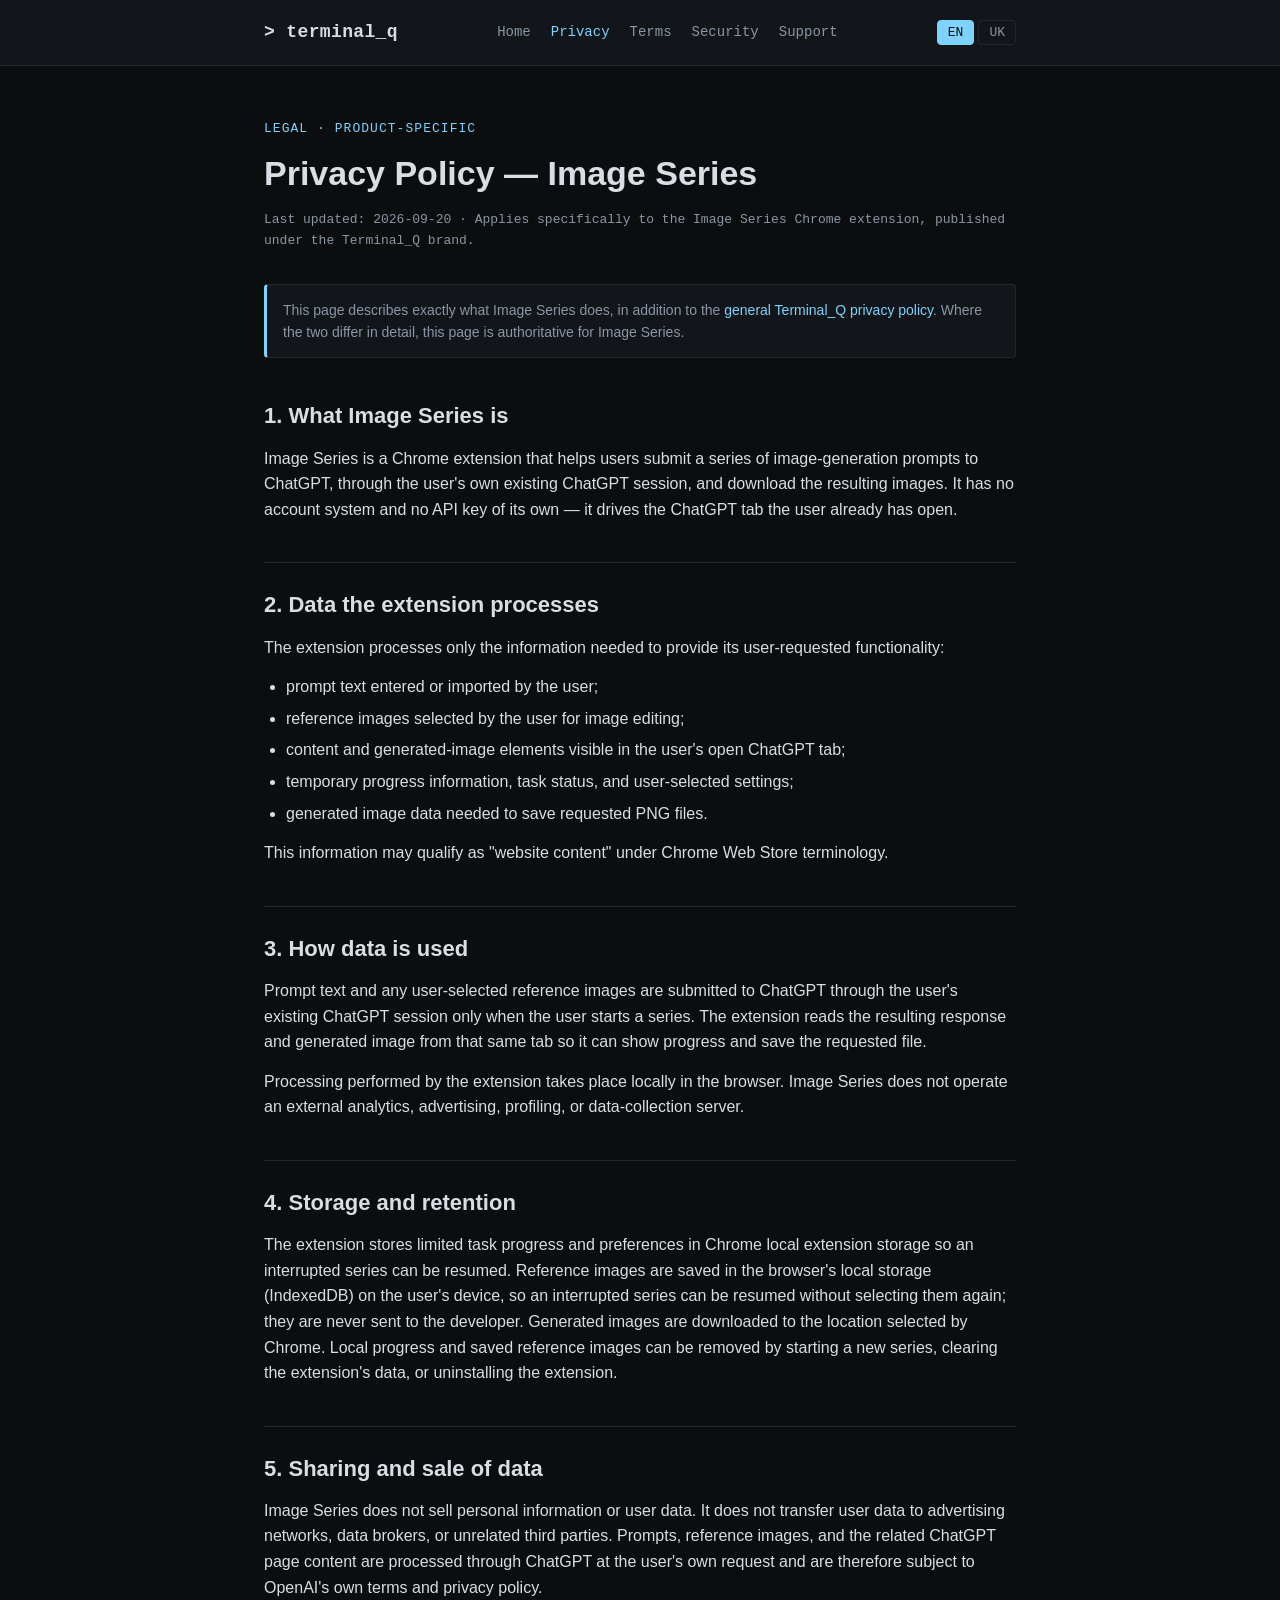
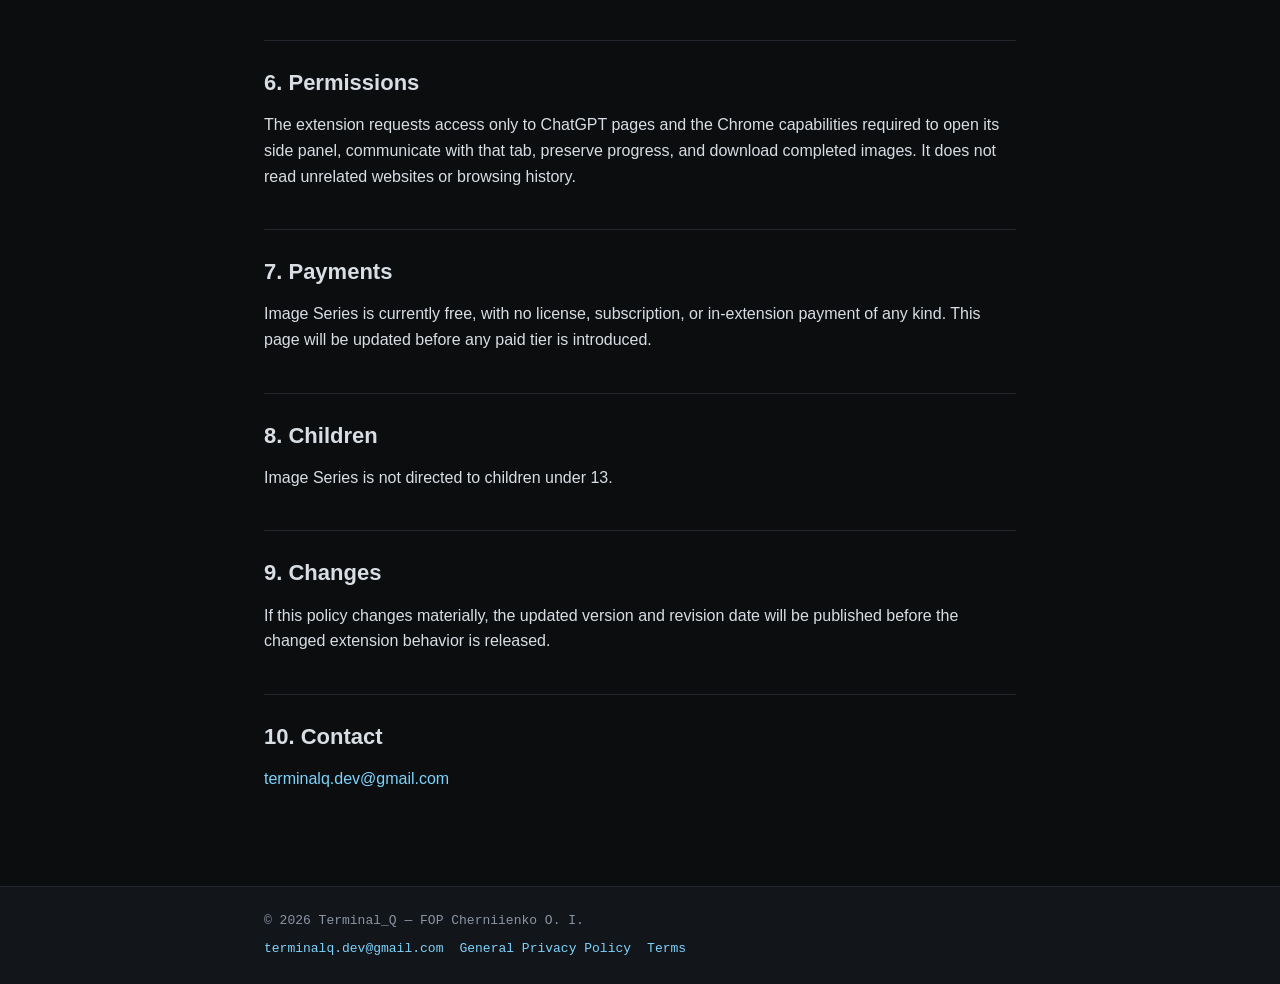
<file: privacy/image-series/index.html>
<!doctype html>
<html lang="en">
<head>
<meta charset="utf-8">
<meta name="viewport" content="width=device-width, initial-scale=1">
<title>Privacy Policy — Image Series | Terminal_Q</title>
<meta name="description" content="Privacy Policy for Image Series, a Chrome extension published under the Terminal_Q developer brand.">
<link rel="stylesheet" href="/assets/style.css">
<script src="/assets/i18n.js" defer></script>
</head>
<body>
<header class="tq-header">
  <div class="tq-header-inner">
    <a class="tq-logo" href="/">&gt; terminal_q</a>
    <nav class="tq-nav" aria-label="Primary">
      <a href="/"><span lang="en">Home</span><span lang="uk">Головна</span></a>
      <a href="/privacy/" aria-current="page"><span lang="en">Privacy</span><span lang="uk">Приватність</span></a>
      <a href="/terms/"><span lang="en">Terms</span><span lang="uk">Умови</span></a>
      <a href="/security/"><span lang="en">Security</span><span lang="uk">Безпека</span></a>
      <a href="/support/"><span lang="en">Support</span><span lang="uk">Підтримка</span></a>
    </nav>
    <div class="tq-lang-toggle" role="group" aria-label="Language">
      <button type="button" data-lang-toggle="en">EN</button>
      <button type="button" data-lang-toggle="uk">UK</button>
    </div>
  </div>
</header>

<main>
  <span class="tq-eyebrow"><span lang="en">Legal · Product-specific</span><span lang="uk">Юридичне · Специфічне для продукту</span></span>
  <h1><span lang="en">Privacy Policy — Image Series</span><span lang="uk">Політика приватності — Image Series</span></h1>
  <p class="tq-meta">
    <span lang="en">Last updated: 2026-09-20 · Applies specifically to the Image Series Chrome extension, published under the Terminal_Q brand.</span>
    <span lang="uk">Востаннє оновлено: 2026-09-20 · Стосується конкретно розширення Image Series для Chrome, опублікованого під брендом Terminal_Q.</span>
  </p>

  <div class="tq-note">
    <span lang="en">This page describes exactly what Image Series does, in addition to the <a href="/privacy/">general Terminal_Q privacy policy</a>. Where the two differ in detail, this page is authoritative for Image Series.</span>
    <span lang="uk">Ця сторінка описує саме те, що робить Image Series, доповнюючи <a href="/privacy/">загальну політику приватності Terminal_Q</a>. Якщо в деталях вони розходяться, для Image Series чинна саме ця сторінка.</span>
  </div>

  <h2><span lang="en">1. What Image Series is</span><span lang="uk">1. Що таке Image Series</span></h2>
  <p>
    <span lang="en">Image Series is a Chrome extension that helps users submit a series of image-generation prompts to ChatGPT, through the user's own existing ChatGPT session, and download the resulting images. It has no account system and no API key of its own — it drives the ChatGPT tab the user already has open.</span>
    <span lang="uk">Image Series — це розширення для Chrome, яке допомагає користувачу надсилати серію промптів для генерації зображень у ChatGPT через уже відкриту сесію ChatGPT користувача і завантажувати отримані зображення. У розширення немає власної системи акаунтів і власного API-ключа — воно керує вже відкритою вкладкою ChatGPT користувача.</span>
  </p>

  <h2><span lang="en">2. Data the extension processes</span><span lang="uk">2. Які дані обробляє розширення</span></h2>
  <p><span lang="en">The extension processes only the information needed to provide its user-requested functionality:</span><span lang="uk">Розширення обробляє лише ту інформацію, яка потрібна для виконання функції, яку запросив користувач:</span></p>
  <ul>
    <li><span lang="en">prompt text entered or imported by the user;</span><span lang="uk">текст промптів, введений чи імпортований користувачем;</span></li>
    <li><span lang="en">reference images selected by the user for image editing;</span><span lang="uk">зразкові зображення, обрані користувачем для редагування;</span></li>
    <li><span lang="en">content and generated-image elements visible in the user's open ChatGPT tab;</span><span lang="uk">вміст і згенеровані зображення, видимі у відкритій вкладці ChatGPT користувача;</span></li>
    <li><span lang="en">temporary progress information, task status, and user-selected settings;</span><span lang="uk">тимчасова інформація про прогрес, статус завдань і налаштування, обрані користувачем;</span></li>
    <li><span lang="en">generated image data needed to save requested PNG files.</span><span lang="uk">дані згенерованого зображення, потрібні для збереження запитаних PNG-файлів.</span></li>
  </ul>
  <p>
    <span lang="en">This information may qualify as "website content" under Chrome Web Store terminology.</span>
    <span lang="uk">Ця інформація може підпадати під категорію "вміст вебсайту" за термінологією Chrome Web Store.</span>
  </p>

  <h2><span lang="en">3. How data is used</span><span lang="uk">3. Як використовуються дані</span></h2>
  <p>
    <span lang="en">Prompt text and any user-selected reference images are submitted to ChatGPT through the user's existing ChatGPT session only when the user starts a series. The extension reads the resulting response and generated image from that same tab so it can show progress and save the requested file.</span>
    <span lang="uk">Текст промптів і будь-які обрані користувачем зразкові зображення надсилаються в ChatGPT через наявну сесію ChatGPT користувача лише тоді, коли користувач запускає серію. Розширення зчитує відповідь і згенероване зображення з тієї самої вкладки, щоб показати прогрес і зберегти запитаний файл.</span>
  </p>
  <p>
    <span lang="en">Processing performed by the extension takes place locally in the browser. Image Series does not operate an external analytics, advertising, profiling, or data-collection server.</span>
    <span lang="uk">Обробка, яку виконує розширення, відбувається локально в браузері. Image Series не має власного зовнішнього сервера аналітики, реклами, профілювання чи збору даних.</span>
  </p>

  <h2><span lang="en">4. Storage and retention</span><span lang="uk">4. Зберігання та термін зберігання</span></h2>
  <p>
    <span lang="en">The extension stores limited task progress and preferences in Chrome local extension storage so an interrupted series can be resumed. Reference images are saved in the browser's local storage (IndexedDB) on the user's device, so an interrupted series can be resumed without selecting them again; they are never sent to the developer. Generated images are downloaded to the location selected by Chrome. Local progress and saved reference images can be removed by starting a new series, clearing the extension's data, or uninstalling the extension.</span>
    <span lang="uk">Розширення зберігає обмежену інформацію про прогрес завдань і налаштування в локальному сховищі розширення Chrome, щоб перервану серію можна було відновити. Зразкові зображення тримаються лише в пам'яті, поки відкрита бічна панель, і не зберігаються в сховищі розширення — після повторного відкриття користувачу потрібно обрати їх знову, щоб відновити серію, яка їх використовувала. Згенеровані зображення завантажуються туди, куди вказує Chrome. Локальний прогрес можна видалити, розпочавши нову серію, очистивши сховище розширення або видаливши розширення.</span>
  </p>

  <h2><span lang="en">5. Sharing and sale of data</span><span lang="uk">5. Передача та продаж даних</span></h2>
  <p>
    <span lang="en">Image Series does not sell personal information or user data. It does not transfer user data to advertising networks, data brokers, or unrelated third parties. Prompts, reference images, and the related ChatGPT page content are processed through ChatGPT at the user's own request and are therefore subject to OpenAI's own terms and privacy policy.</span>
    <span lang="uk">Image Series не продає персональну інформацію чи дані користувачів. Розширення не передає дані користувачів рекламним мережам, брокерам даних чи стороннім особам, не пов'язаним із роботою розширення. Промпти, зразкові зображення та відповідний вміст сторінки ChatGPT обробляються через ChatGPT на власний запит користувача, тому на них поширюються умови й політика приватності самого OpenAI.</span>
  </p>

  <h2><span lang="en">6. Permissions</span><span lang="uk">6. Дозволи</span></h2>
  <p>
    <span lang="en">The extension requests access only to ChatGPT pages and the Chrome capabilities required to open its side panel, communicate with that tab, preserve progress, and download completed images. It does not read unrelated websites or browsing history.</span>
    <span lang="uk">Розширення запитує доступ лише до сторінок ChatGPT і тих можливостей Chrome, які потрібні, щоб відкрити бічну панель, обмінюватися даними з цією вкладкою, зберігати прогрес і завантажувати готові зображення. Воно не читає інші сайти чи історію перегляду.</span>
  </p>

  <h2><span lang="en">7. Payments</span><span lang="uk">7. Платежі</span></h2>
  <p>
    <span lang="en">Image Series is currently free, with no license, subscription, or in-extension payment of any kind. This page will be updated before any paid tier is introduced.</span>
    <span lang="uk">Наразі Image Series безкоштовне — без ліцензії, підписки чи будь-якого платежу всередині розширення. Цю сторінку буде оновлено ще до впровадження будь-якого платного рівня.</span>
  </p>

  <h2><span lang="en">8. Children</span><span lang="uk">8. Діти</span></h2>
  <p>
    <span lang="en">Image Series is not directed to children under 13.</span>
    <span lang="uk">Image Series не орієнтоване на дітей до 13 років.</span>
  </p>

  <h2><span lang="en">9. Changes</span><span lang="uk">9. Зміни</span></h2>
  <p>
    <span lang="en">If this policy changes materially, the updated version and revision date will be published before the changed extension behavior is released.</span>
    <span lang="uk">Якщо ця політика суттєво зміниться, оновлену версію та дату редакції буде опубліковано ще до випуску зміненої поведінки розширення.</span>
  </p>

  <h2><span lang="en">10. Contact</span><span lang="uk">10. Контакти</span></h2>
  <p><a href="mailto:terminalq.dev@gmail.com">terminalq.dev@gmail.com</a></p>
</main>

<footer class="tq-footer">
  <div class="tq-footer-inner">
    <div>
      <span lang="en">© 2026 Terminal_Q — FOP Cherniienko O. I.</span>
      <span lang="uk">© 2026 Terminal_Q — ФОП Чернієнко О. І.</span>
    </div>
    <div class="tq-footer-links">
      <a href="mailto:terminalq.dev@gmail.com">terminalq.dev@gmail.com</a>
      <a href="/privacy/"><span lang="en">General Privacy Policy</span><span lang="uk">Загальна політика приватності</span></a>
      <a href="/terms/"><span lang="en">Terms</span><span lang="uk">Умови</span></a>
    </div>
  </div>
</footer>
</body>
</html>
</file>
<file: assets/style.css>
:root {
  --bg: #0b0d0f;
  --bg-raised: #12151a;
  --border: #22272e;
  --text: #d8dee3;
  --text-muted: #8b96a5;
  --accent: #7dd3fc;
  --accent-strong: #a5e8ff;
  --mono: "IBM Plex Mono", "SFMono-Regular", Consolas, Menlo, monospace;
  --sans: "IBM Plex Sans", -apple-system, "Segoe UI", Roboto, sans-serif;
}

* {
  box-sizing: border-box;
}

html {
  background: var(--bg);
}

body {
  margin: 0;
  background: var(--bg);
  color: var(--text);
  font-family: var(--sans);
  font-size: 16px;
  line-height: 1.6;
}

body [lang] {
  display: none;
}

:root[data-lang="en"] body [lang="en"],
:root:not([data-lang]) body [lang="en"],
:root[data-lang="uk"] body [lang="uk"] {
  display: contents;
}

a {
  color: var(--accent);
  text-decoration: none;
}

a:hover,
a:focus-visible {
  text-decoration: underline;
}

.tq-header {
  border-bottom: 1px solid var(--border);
  background: var(--bg-raised);
}

.tq-header-inner {
  max-width: 800px;
  margin: 0 auto;
  padding: 18px 24px;
  display: flex;
  align-items: center;
  justify-content: space-between;
  gap: 16px;
  flex-wrap: wrap;
}

.tq-logo {
  font-family: var(--mono);
  font-weight: 600;
  font-size: 18px;
  color: var(--text);
  letter-spacing: 0.02em;
}

.tq-logo span {
  color: var(--accent);
}

.tq-nav {
  display: flex;
  align-items: center;
  gap: 20px;
  flex-wrap: wrap;
  font-family: var(--mono);
  font-size: 14px;
}

.tq-nav a {
  color: var(--text-muted);
}

.tq-nav a:hover,
.tq-nav a:focus-visible,
.tq-nav a[aria-current="page"] {
  color: var(--accent);
}

.tq-lang-toggle {
  display: flex;
  gap: 4px;
  font-family: var(--mono);
  font-size: 13px;
}

.tq-lang-toggle button {
  background: transparent;
  border: 1px solid var(--border);
  color: var(--text-muted);
  padding: 4px 10px;
  border-radius: 4px;
  cursor: pointer;
  font-family: inherit;
  font-size: inherit;
}

.tq-lang-toggle button[aria-pressed="true"] {
  color: var(--bg);
  background: var(--accent);
  border-color: var(--accent);
}

main {
  max-width: 800px;
  margin: 0 auto;
  padding: 48px 24px 80px;
}

.tq-eyebrow {
  font-family: var(--mono);
  font-size: 13px;
  color: var(--accent);
  text-transform: uppercase;
  letter-spacing: 0.08em;
}

h1 {
  font-size: 34px;
  line-height: 1.25;
  margin: 12px 0 16px;
}

h2 {
  font-size: 22px;
  margin: 40px 0 12px;
  padding-top: 24px;
  border-top: 1px solid var(--border);
}

h2:first-of-type {
  border-top: none;
  padding-top: 0;
}

h3 {
  font-size: 17px;
  margin: 24px 0 8px;
  color: var(--text);
}

p {
  color: var(--text);
  margin: 0 0 14px;
}

.tq-lede {
  font-size: 18px;
  color: var(--text-muted);
}

ul, ol {
  padding-left: 22px;
  margin: 0 0 14px;
}

li {
  margin-bottom: 6px;
}

.tq-meta {
  font-family: var(--mono);
  font-size: 13px;
  color: var(--text-muted);
  margin-bottom: 32px;
}

.tq-card-grid {
  display: grid;
  gap: 16px;
  grid-template-columns: repeat(auto-fit, minmax(220px, 1fr));
  margin: 20px 0 36px;
}

.tq-card {
  border: 1px solid var(--border);
  background: var(--bg-raised);
  border-radius: 8px;
  padding: 16px 18px;
}

.tq-card-title {
  font-family: var(--mono);
  color: var(--accent);
  margin-bottom: 6px;
  font-size: 15px;
}

.tq-card p {
  color: var(--text-muted);
  font-size: 14px;
  margin: 0;
}

.tq-badge {
  display: inline-block;
  font-family: var(--mono);
  font-size: 12px;
  color: var(--text-muted);
  border: 1px solid var(--border);
  border-radius: 999px;
  padding: 2px 10px;
  margin-bottom: 8px;
}

.tq-footer {
  border-top: 1px solid var(--border);
  background: var(--bg-raised);
}

.tq-footer-inner {
  max-width: 800px;
  margin: 0 auto;
  padding: 24px;
  font-family: var(--mono);
  font-size: 13px;
  color: var(--text-muted);
  display: flex;
  flex-wrap: wrap;
  gap: 8px 20px;
  justify-content: space-between;
}

.tq-footer-links {
  display: flex;
  gap: 16px;
  flex-wrap: wrap;
}

.tq-note {
  border: 1px solid var(--border);
  border-left: 3px solid var(--accent);
  background: var(--bg-raised);
  padding: 14px 16px;
  border-radius: 4px;
  margin: 0 0 20px;
  font-size: 14px;
  color: var(--text-muted);
}
</file>
